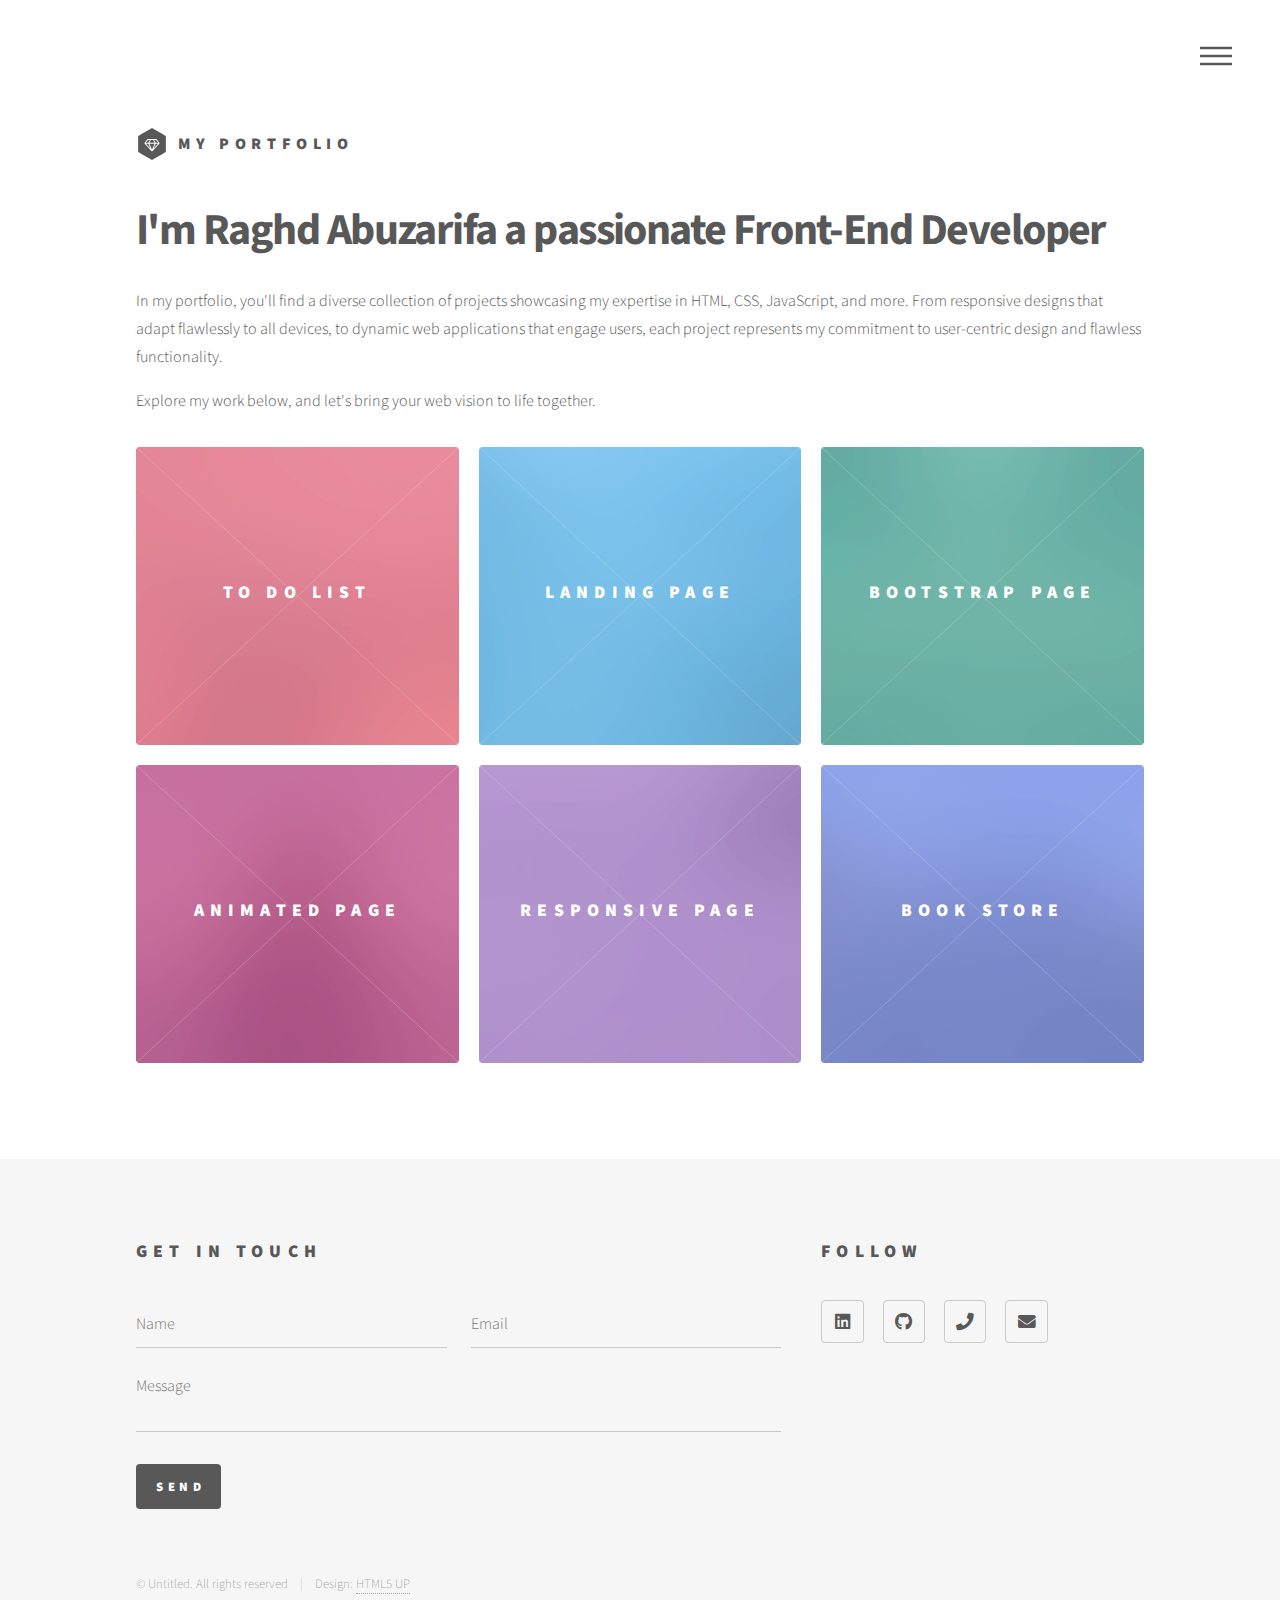
<file: index.html>
<!DOCTYPE HTML>
<html>
	<head>
		<title>My Portfolio</title>
		<meta charset="utf-8" />
		<meta name="viewport" content="width=device-width, initial-scale=1, user-scalable=no" />
		<link rel="stylesheet" href="assets/css/main.css" />
		<noscript><link rel="stylesheet" href="assets/css/noscript.css" /></noscript>
	</head>
	<body class="is-preload">
		<!-- Wrapper -->
			<div id="wrapper">

				<!-- Header -->
					<header id="header">
						<div class="inner">

							<!-- Logo -->
								<a href="index.html" class="logo">
									<span class="symbol"><img src="images/logo.svg" alt="" /></span><span class="title">My Portfolio</span>
								</a>

							<!-- Nav -->
								<nav>
									<ul>
										<li><a href="#menu">Menu</a></li>
									</ul>
								</nav>

						</div>
					</header>

				<!-- Menu -->
					<nav id="menu">
						<h2>Menu</h2>
						<ul>
							<li><a href="index.html">Home</a></li>
							<li><a href="#projects">projects</a></li>
						</ul>
					</nav>

				<!-- Main -->
					<div id="main">
						<div class="inner">
							<header>
								<h1>I'm Raghd Abuzarifa a passionate Front-End Developer<br />
								</h1>
								<p>In my portfolio, you'll find a diverse collection of projects showcasing my expertise in HTML, CSS, JavaScript, and more. From responsive designs that adapt flawlessly to all devices, to dynamic web applications that engage users, each project represents my commitment to user-centric design and flawless functionality.</p>
								<p>Explore my work below, and let's bring your web vision to life together.
								</p>
							</header>
							<section id="projects" class="tiles">
								<article class="style1">
									<span class="image">
										<img src="images/pic01.jpg" alt="" />
									</span>
									<a href="ToDoList/ToDoList.html">
										<h2>To Do List</h2>
										<div class="content">
											<p>my very First experience as front-end Developer.</p>
										</div>
									</a>
								</article>
								<article class="style2">
									<span class="image">
										<img src="images/pic02.jpg" alt="" />
									</span>
									<a href="template-1/index.html">
										<h2>Landing Page</h2>
										<div class="content">
											<p>My very first landing page site</p>
										</div>
									</a>
								</article>
								<article class="style3">
									<span class="image">
										<img src="images/pic03.jpg" alt="" />
									</span>
									<a href="bootstrap/index.html">
										<h2>Bootstrap page</h2>
										<div class="content">
											<p>a web page made of pure Bootstrap codes!</p>
										</div>
									</a>
								</article>
								<article class="style4">
									<span class="image">
										<img src="images/pic04.jpg" alt="" />
									</span>
									<a href="template-3/index.html">
										<h2>animated page</h2>
										<div class="content">
											<p>The amount of css animations I used here is unimaginable, this page was a real challenged for me</p>
										</div>
									</a>
								</article>
								<article class="style5">
									<span class="image">
										<img src="images/pic05.jpg" alt="" />
									</span>
									<a href="template-2/index.html">
										<h2>Responsive Page</h2>
										<div class="content">
											<p>Another Landing page, however this one challenged my css knowledge </p>
										</div>
									</a>
								</article>
								<article class="style6">
									<span class="image">
										<img src="images/pic06.jpg" alt="" />
									</span>
									<a href="WebProject/">
										<h2>Book store</h2>
										<div class="content">
											<p>This here was a fully functional webpage i made both it's front and back on my own!</p>
										</div>
									</a>
								</article>

								<!-- FOR FUTURE WORKS!

									<article class="style2">
									<span class="image">
										<img src="images/pic07.jpg" alt="" />
									</span>
									<a href="generic.html">
										<h2>Ipsum</h2>
										<div class="content">
											<p>Sed nisl arcu euismod sit amet nisi lorem etiam dolor veroeros et feugiat.</p>
										</div>
									</a>
								</article>
								<article class="style3">
									<span class="image">
										<img src="images/pic08.jpg" alt="" />
									</span>
									<a href="generic.html">
										<h2>Dolor</h2>
										<div class="content">
											<p>Sed nisl arcu euismod sit amet nisi lorem etiam dolor veroeros et feugiat.</p>
										</div>
									</a>
								</article>
								<article class="style1">
									<span class="image">
										<img src="images/pic09.jpg" alt="" />
									</span>
									<a href="generic.html">
										<h2>Nullam</h2>
										<div class="content">
											<p>Sed nisl arcu euismod sit amet nisi lorem etiam dolor veroeros et feugiat.</p>
										</div>
									</a>
								</article>
								<article class="style5">
									<span class="image">
										<img src="images/pic10.jpg" alt="" />
									</span>
									<a href="generic.html">
										<h2>Ultricies</h2>
										<div class="content">
											<p>Sed nisl arcu euismod sit amet nisi lorem etiam dolor veroeros et feugiat.</p>
										</div>
									</a>
								</article>
								<article class="style6">
									<span class="image">
										<img src="images/pic11.jpg" alt="" />
									</span>
									<a href="generic.html">
										<h2>Dictum</h2>
										<div class="content">
											<p>Sed nisl arcu euismod sit amet nisi lorem etiam dolor veroeros et feugiat.</p>
										</div>
									</a>
								</article>
								<article class="style4">
									<span class="image">
										<img src="images/pic12.jpg" alt="" />
									</span>
									<a href="generic.html">
										<h2>Pretium</h2>
										<div class="content">
											<p>Sed nisl arcu euismod sit amet nisi lorem etiam dolor veroeros et feugiat.</p>
										</div>
									</a>
								</article> -->
							</section>
						</div>
					</div>

				<!-- Footer -->
					<footer id="footer">
						<div class="inner">
							<section>
								<h2>Get in touch</h2>
								<form method="post" action="#">
									<div class="fields">
										<div class="field half">
											<input type="text" name="name" id="name" placeholder="Name" />
										</div>
										<div class="field half">
											<input type="email" name="email" id="email" placeholder="Email" />
										</div>
										<div class="field">
											<textarea name="message" id="message" placeholder="Message"></textarea>
										</div>
									</div>
									<ul class="actions">
										<li><input type="submit" value="Send" class="primary" /></li>
									</ul>
								</form>
							</section>
							<section>
								<h2>Follow</h2>
								<ul class="icons">
									<li><a href="#" class="icon brands style2 fa-linkedin"><span class="label">Twitter</span></a></li>

									<!-- <li><a href="#" class="icon brands style2 fa-facebook-f"><span class="label">Facebook</span></a></li> -->

									<!-- <li><a href="#" class="icon brands style2 fa-instagram"><span class="label">Instagram</span></a></li> -->

									<!-- <li><a href="#" class="icon brands style2 fa-dribbble"><span class="label">Dribbble</span></a></li> -->
									
									<li><a href="#" class="icon brands style2 fa-github"><span class="label">GitHub</span></a></li>

									<!-- <li><a href="#" class="icon brands style2 fa-500px"><span class="label">500px</span></a></li> -->
									
									<li><a href="#" class="icon solid style2 fa-phone"><span class="label">Phone</span></a></li>
									<li><a href="#" class="icon solid style2 fa-envelope"><span class="label">Email</span></a></li>
								</ul>
							</section>
							<ul class="copyright">
								<li>&copy; Untitled. All rights reserved</li><li>Design: <a href="http://html5up.net">HTML5 UP</a></li>
							</ul>
						</div>
					</footer>

			</div>

		<!-- Scripts -->
			<script src="assets/js/jquery.min.js"></script>
			<script src="assets/js/browser.min.js"></script>
			<script src="assets/js/breakpoints.min.js"></script>
			<script src="assets/js/util.js"></script>
			<script src="assets/js/main.js"></script>

	</body>
</html>
</file>
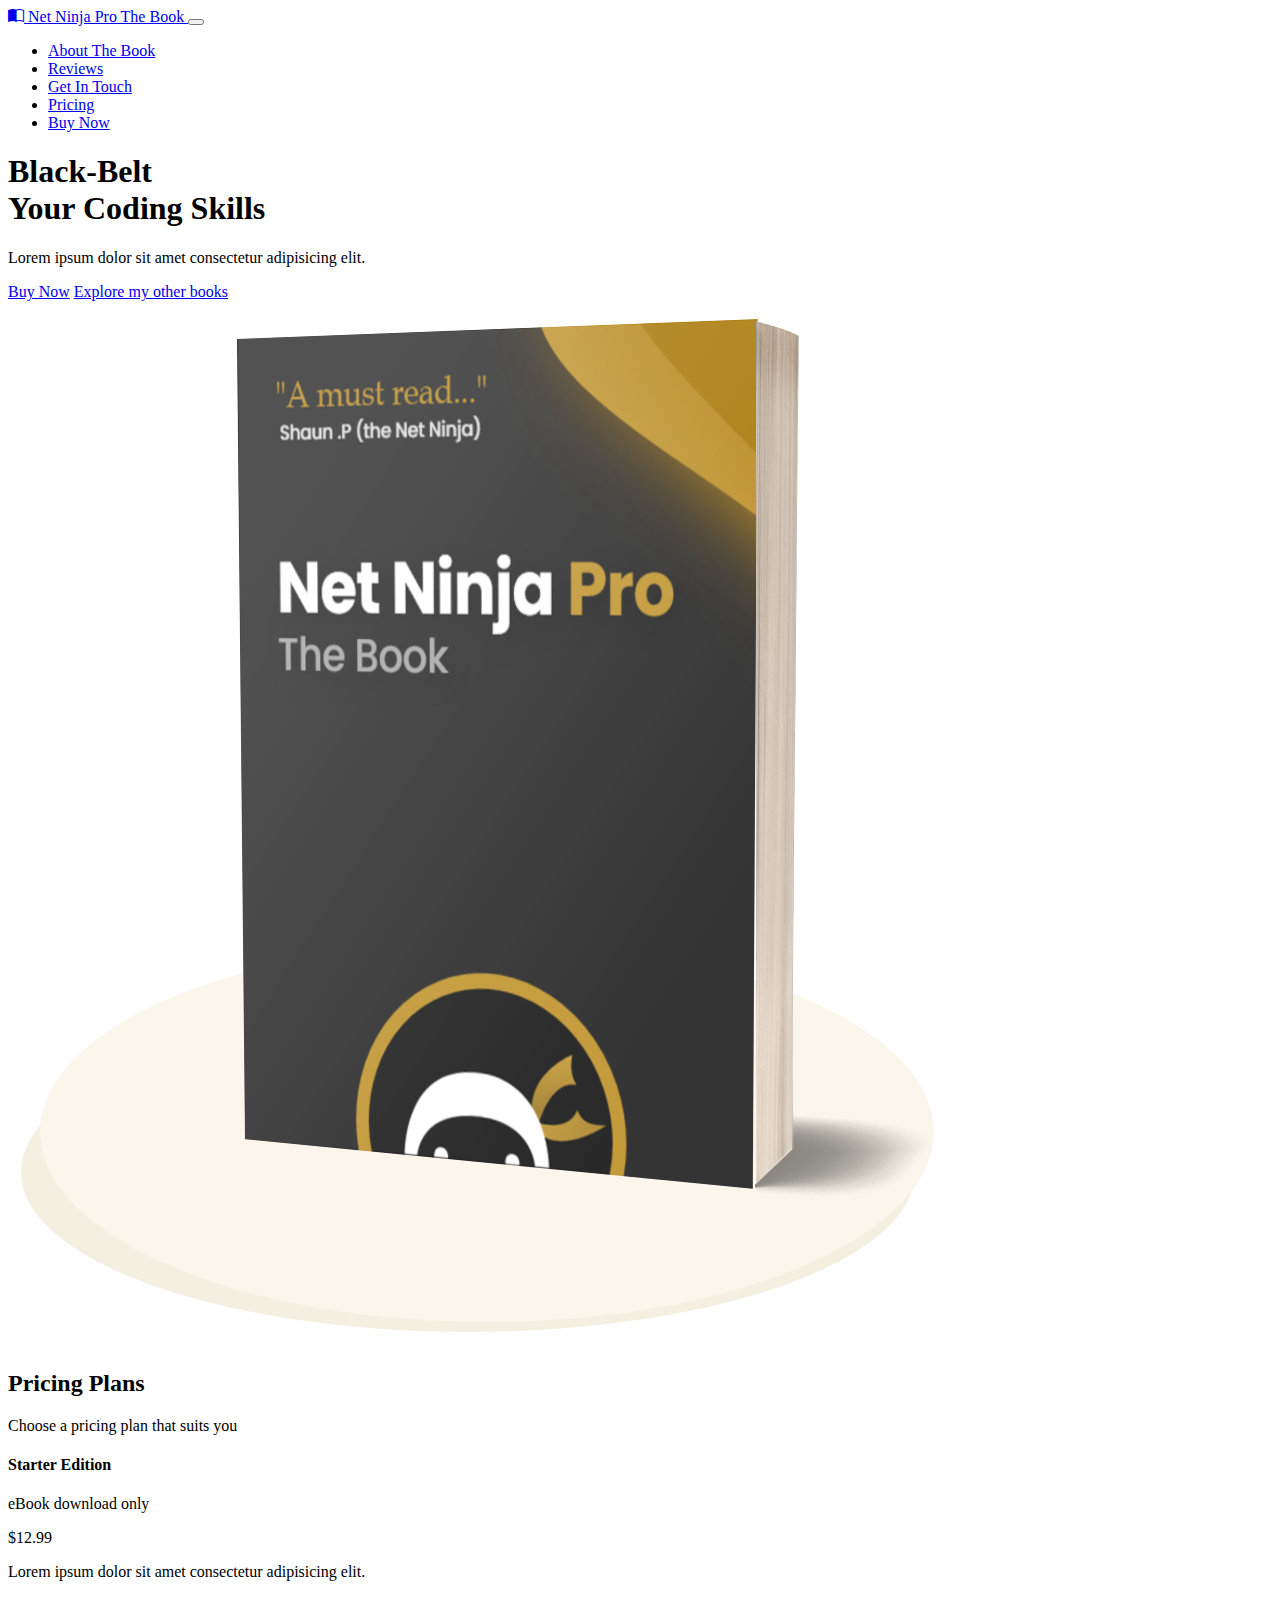
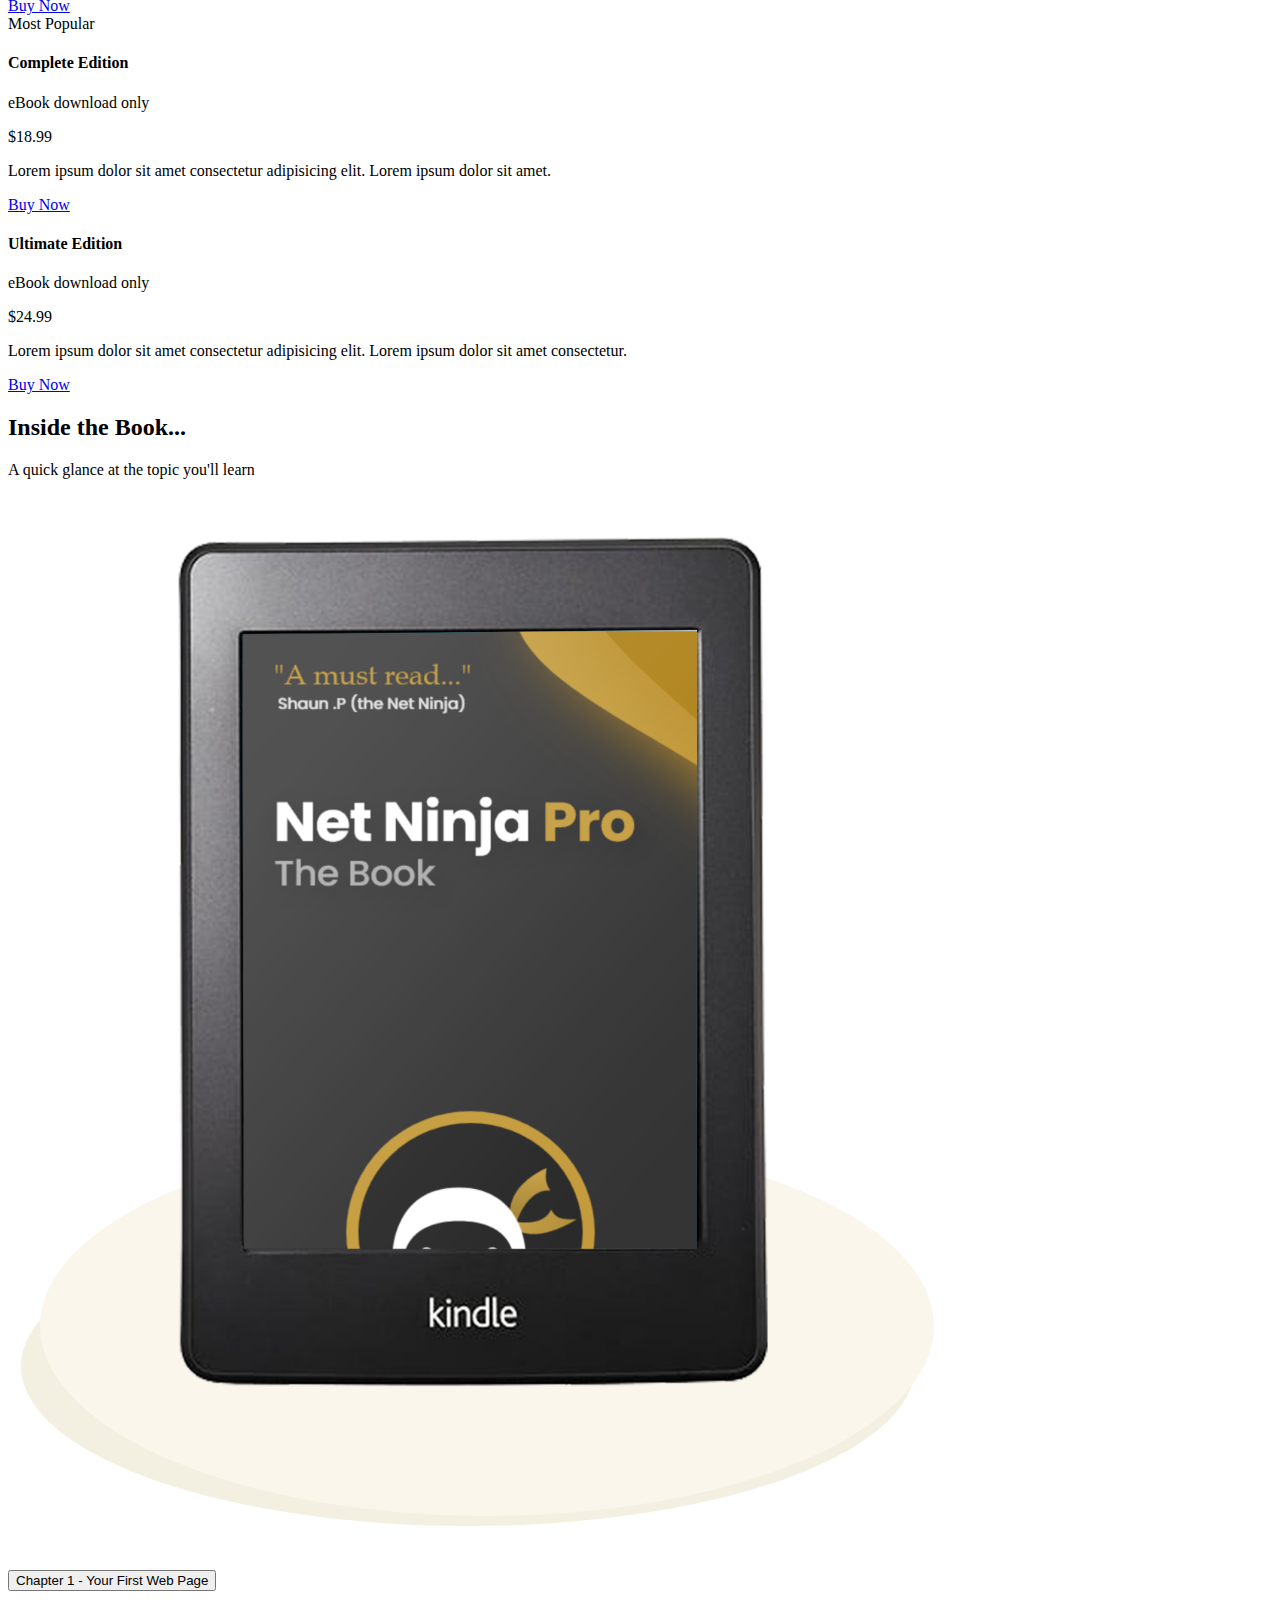
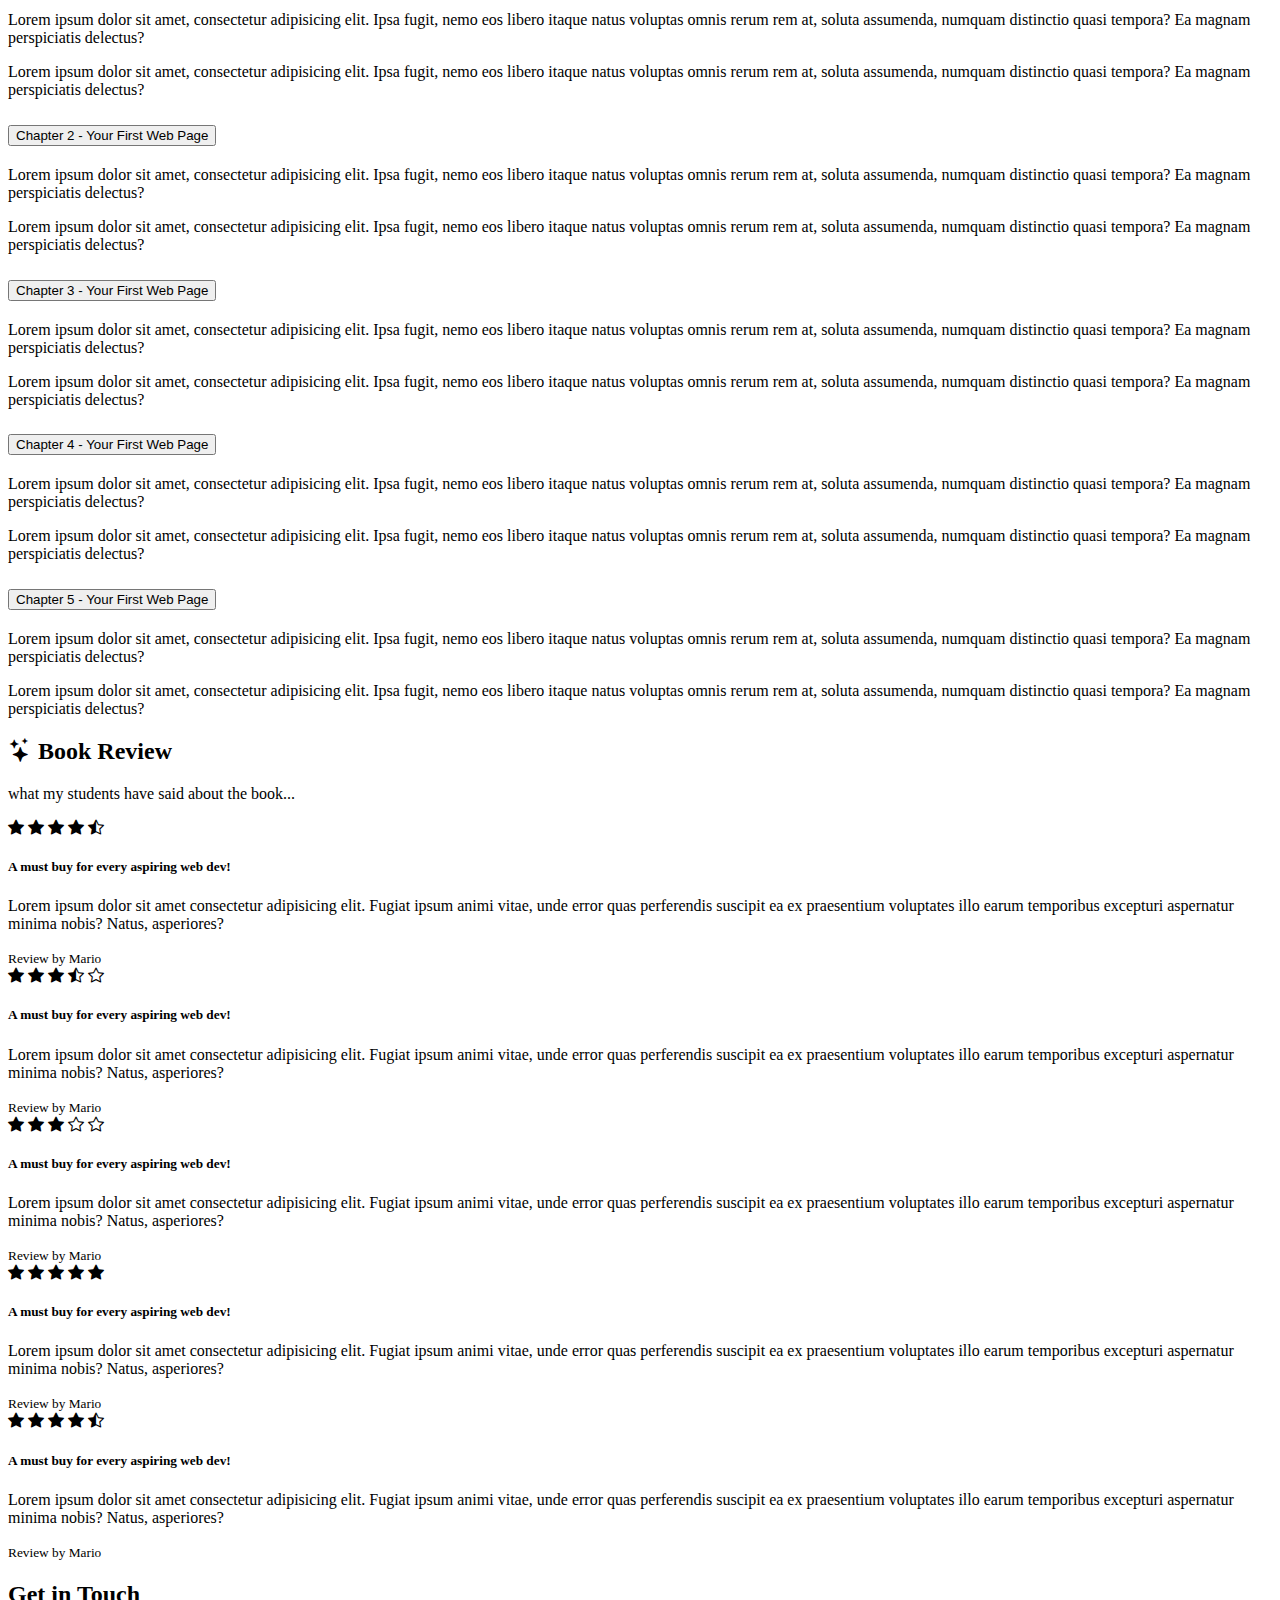
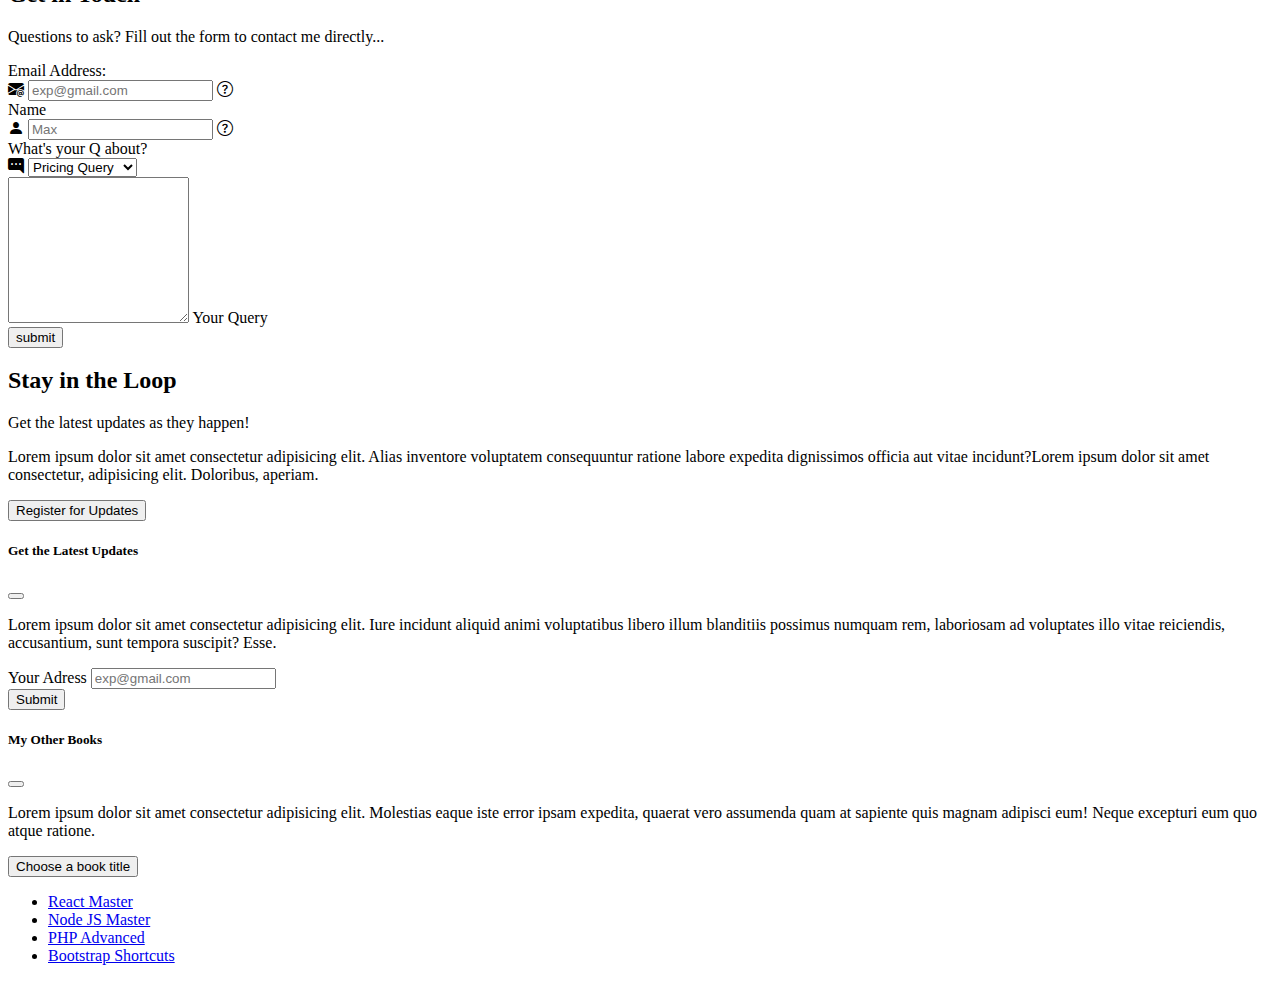
<file: bootstrap/index.html>
<!DOCTYPE html>
 <html lang="en">
 <head>
    <meta charset="UTF-8">
    <meta name="viewport" content="width=device-width, initial-scale=1.0">
    <link href="https://cdn.jsdelivr.net/npm/bootstrap@5.0.2/dist/css/bootstrap.min.css" rel="stylesheet" integrity="sha384-EVSTQN3/azprG1Anm3QDgpJLIm9Nao0Yz1ztcQTwFspd3yD65VohhpuuCOmLASjC" crossorigin="anonymous">
    <link rel="stylesheet" href="https://cdn.jsdelivr.net/npm/bootstrap-icons@1.10.5/font/bootstrap-icons.css">

    <title>Net Ninja Pro</title>
 </head>
 <body>

    <!-- nav bar -->
    <nav class="navbar navbar-expand-md navbar-light fixed-top bg-light">
        <div class="container-xxl">
            <a href="#intro" class="navbar-brand">
                <span class="fw-bold text-secondary">
                    <i class="bi bi-book-half pe-2"></i>
                    Net Ninja Pro The Book
                </span>
            </a>
            <!-- toggle btn for phone -->

            <button class="navbar-toggler" type="button" data-bs-toggle="collapse" data-bs-target="#main-nav" aria-controls="main-nav" aria-expanded="false" aria-label="Toggle navigation">
                <span class="navbar-toggler-icon"></span>
            </button>

            <!-- navbar links -->
            <div class="collapse navbar-collapse justify-content-end align-center" id="main-nav">
                <ul class="navbar-nav">
                    <li class="nav-item">
                        <a href="#topics" class="nav-link">About The Book</a>
                    </li>
                    <li class="nav-item">
                        <a href="#reviews" class="nav-link">Reviews</a>
                    </li>
                    <li class="nav-item">
                        <a href="#contact" class="nav-link">Get In Touch</a>
                    </li>
                    <li class="nav-item d-md-none">
                        <a href="#pricing" class="nav-link">Pricing</a>
                    </li>
                    <li class="nav-item ms-2 d-none d-md-inline">
                        <a href="#pricing" class="btn btn-secondary">Buy Now</a>
                    </li>
                </ul>
            </div>
        </div>
    </nav>

    <!-- main img and intro text -->
    <section id="intro"class="p-3">
        <div class="container-lg mt-5">
            <div class="row justify-content-center align-items-center"> 
                <div class="col-md-5 text-center text-md-start">
                    <h1>
                        <div class="display-2">Black-Belt</div>
                        <div class="display-5 text-muted">Your Coding Skills</div>
                    </h1>
                    <p class="lead my-4 text-muted">Lorem ipsum dolor sit amet consectetur adipisicing elit.</p>
                    <a href="#pricing" class="btn btn-secondary btn-lg">Buy Now</a>

                    <!-- offCanvas!!! -->
                    <a href="#sidebar" class="d-block mt-3" data-bs-toggle="offcanvas" role="button" aria-controls="sidebar">
                        Explore my other books
                    </a>

                </div>
                <div class="col-md-5 text-center d-none d-md-block">
                    <!-- tooltip -->
                    <span class="tt"     data-bs-placement="bottom" title="Net Ninja Pro book cover">
                        <img class="img-fluid" src="assets/img/ebook-cover.png" alt="ebook-cover">
                    </span>
                    
                </div>
            </div>
        </div>
    </section>

    <!-- Pricing plan -->
    <section class="bg-light mt-5 px-2" id="pricing">
        <div class="container-lg py-5">
            <div class="text-center">
                <h2>Pricing Plans</h2>
                <p class="lead text-muted">Choose a pricing plan that suits you</p>
            </div>
            <div class="row my-5 align-items-center justify-content-center g-0">
                <div class="col-8 col-lg-4 col-xl-3">
                    <div class="card border-0">
                        <div class="card-body text-center py-4">
                            <h4 class="card-title">Starter Edition</h4>
                            <p class="lead card-subtitle">eBook download only</p>
                            <p class="display-5 my-4 text-prymary fw-bold">$12.99</p>
                            <p class="card-text mx5 text-muted d-none d-lg-block">Lorem ipsum dolor sit amet consectetur adipisicing elit.</p>
                            <a href="#" class="btn btn-outline-primary btn-lg mt3">Buy Now</a>
                        </div>
                    </div>
                </div>
                <div class="col-9 col-lg-4">
                    <div class="card border-primary border-2">
                        <div class="card-header text-center text-primary">Most Popular</div>
                        <div class="card-body text-center py-5">
                            <h4 class="card-title">Complete Edition</h4>
                            <p class="lead card-subtitle">eBook download only</p>
                            <p class="display-5 my-4 text-prymary fw-bold">$18.99</p>
                            <p class="card-text mx5 text-muted d-none d-lg-block">Lorem ipsum dolor sit amet consectetur adipisicing elit. Lorem ipsum dolor sit amet.</p>
                            <a href="#" class="btn btn-outline-primary btn-lg mt3">Buy Now</a>
                        </div>
                    </div>
                </div>
                <div class="col-8 col-lg-4 col-xl-3">
                    <div class="card border-0">
                        <div class="card-body text-center py-4">
                            <h4 class="card-title">Ultimate Edition</h4>
                            <p class="lead card-subtitle">eBook download only</p>
                            <p class="display-5 my-4 text-prymary fw-bold">$24.99</p>
                            <p class="card-text mx5 text-muted d-none d-lg-block">Lorem ipsum dolor sit amet consectetur adipisicing elit. Lorem ipsum dolor sit amet consectetur.</p>
                            <a href="#" class="btn btn-outline-primary btn-lg mt3">Buy Now</a>
                        </div>
                    </div>
                </div>
            </div>
        </div>
    </section>

    <!-- Topics @ Glance -->
    <section id="topics" class="px-2">
        <div class="container-md py-5">
            <h2>Inside the Book...</h2>
            <p class="lead text-muted">A quick glance at the topic you'll learn</p>
        </div>

        <div class="row my-5 g-5 justify-content-around align-items-center">
            <div class="col-6 col-lg-4">
                <img src="assets/img/kindle.png" alt="ebook" class="img-fluid">
            </div>

            <div class="col-lg-6">
                <!-- accordion -->
                <div class="accordian" id="chapters">
                    <div class="accordion-item">
                    <h2 class="accordion-header" id="heading-1">
                        <!-- data-bs-toggle="collapse" describe the action -->
                        <button class="accordion-button" type="button" data-bs-toggle="collapse" data-bs-target="#chapter-1" aria-expanded="true" aria-controls="chapter-1">Chapter 1 - Your First Web Page</button>
                    </h2>
                    <!-- show is what allows it to appear automatically, without u'll have to click the arrow then it'll appear -->
                    <div class="accordion-collapse collapse show" id="chapter-1" aria-labelledby="heading-1" data-bs-parent="#chapters">
                        <div class="accordion-body">
                           <p>Lorem ipsum dolor sit amet, consectetur adipisicing elit. Ipsa fugit, nemo eos libero itaque natus voluptas omnis rerum rem at, soluta assumenda, numquam distinctio quasi tempora? Ea magnam perspiciatis delectus?</p> 
                           <p>Lorem ipsum dolor sit amet, consectetur adipisicing elit. Ipsa fugit, nemo eos libero itaque natus voluptas omnis rerum rem at, soluta assumenda, numquam distinctio quasi tempora? Ea magnam perspiciatis delectus?</p> 
                        </div>
                    </div>
                    </div>
                    <div class="accordion-item">
                    <h2 class="accordion-header" id="heading-2">
                        <!-- data-bs-toggle="collapse" describe the action -->
                        <button class="accordion-button" type="button" data-bs-toggle="collapse" data-bs-target="#chapter-2" aria-expanded="true" aria-controls="chapter-2">Chapter 2 - Your First Web Page</button>
                    </h2>
                    <!-- show is what allows it to appear automatically, without u'll have to click the arrow then it'll appear -->
                    <div class="accordion-collapse collapse" id="chapter-2" aria-labelledby="heading-2" data-bs-parent="#chapters">
                        <div class="accordion-body">
                           <p>Lorem ipsum dolor sit amet, consectetur adipisicing elit. Ipsa fugit, nemo eos libero itaque natus voluptas omnis rerum rem at, soluta assumenda, numquam distinctio quasi tempora? Ea magnam perspiciatis delectus?</p> 
                           <p>Lorem ipsum dolor sit amet, consectetur adipisicing elit. Ipsa fugit, nemo eos libero itaque natus voluptas omnis rerum rem at, soluta assumenda, numquam distinctio quasi tempora? Ea magnam perspiciatis delectus?</p> 
                        </div>
                    </div>
                    </div>
                    <div class="accordion-item">
                    <h2 class="accordion-header" id="heading-3">
                        <!-- data-bs-toggle="collapse" describe the action -->
                        <button class="accordion-button" type="button" data-bs-toggle="collapse" data-bs-target="#chapter-3" aria-expanded="true" aria-controls="chapter-3">Chapter 3 - Your First Web Page</button>
                    </h2>
                    <!-- show is what allows it to appear automatically, without u'll have to click the arrow then it'll appear -->
                    <div class="accordion-collapse collapse" id="chapter-3" aria-labelledby="heading-3" data-bs-parent="#chapters">
                        <div class="accordion-body">
                           <p>Lorem ipsum dolor sit amet, consectetur adipisicing elit. Ipsa fugit, nemo eos libero itaque natus voluptas omnis rerum rem at, soluta assumenda, numquam distinctio quasi tempora? Ea magnam perspiciatis delectus?</p> 
                           <p>Lorem ipsum dolor sit amet, consectetur adipisicing elit. Ipsa fugit, nemo eos libero itaque natus voluptas omnis rerum rem at, soluta assumenda, numquam distinctio quasi tempora? Ea magnam perspiciatis delectus?</p> 
                        </div>
                    </div>
                    </div>
                    <div class="accordion-item">
                    <h2 class="accordion-header" id="heading-4">
                        <!-- data-bs-toggle="collapse" describe the action -->
                        <button class="accordion-button" type="button" data-bs-toggle="collapse" data-bs-target="#chapter-4" aria-expanded="true" aria-controls="chapter-4">Chapter 4 - Your First Web Page</button>
                    </h2>
                    <!-- show is what allows it to appear automatically, without u'll have to click the arrow then it'll appear -->
                    <div class="accordion-collapse collapse" id="chapter-4" aria-labelledby="heading-4" data-bs-parent="#chapters">
                        <div class="accordion-body">
                           <p>Lorem ipsum dolor sit amet, consectetur adipisicing elit. Ipsa fugit, nemo eos libero itaque natus voluptas omnis rerum rem at, soluta assumenda, numquam distinctio quasi tempora? Ea magnam perspiciatis delectus?</p> 
                           <p>Lorem ipsum dolor sit amet, consectetur adipisicing elit. Ipsa fugit, nemo eos libero itaque natus voluptas omnis rerum rem at, soluta assumenda, numquam distinctio quasi tempora? Ea magnam perspiciatis delectus?</p> 
                        </div>
                    </div>
                    </div>
                    <div class="accordion-item">
                    <h2 class="accordion-header" id="heading-5">
                        <!-- data-bs-toggle="collapse" describe the action -->
                        <button class="accordion-button" type="button" data-bs-toggle="collapse" data-bs-target="#chapter-5" aria-expanded="true" aria-controls="chapter-5">Chapter 5 - Your First Web Page</button>
                    </h2>
                    <!-- show is what allows it to appear automatically, without u'll have to click the arrow then it'll appear -->
                    <div class="accordion-collapse collapse" id="chapter-5" aria-labelledby="heading-5" data-bs-parent="#chapters">
                        <div class="accordion-body">
                           <p>Lorem ipsum dolor sit amet, consectetur adipisicing elit. Ipsa fugit, nemo eos libero itaque natus voluptas omnis rerum rem at, soluta assumenda, numquam distinctio quasi tempora? Ea magnam perspiciatis delectus?</p> 
                           <p>Lorem ipsum dolor sit amet, consectetur adipisicing elit. Ipsa fugit, nemo eos libero itaque natus voluptas omnis rerum rem at, soluta assumenda, numquam distinctio quasi tempora? Ea magnam perspiciatis delectus?</p> 
                        </div>
                    </div>
                    </div>
                </div>
            </div>
        </div>
    </section>

    <!-- Review List -->
    <section id="reviews" class="bg-light px-2">
        <div class="container-lg py-5">
            <div class="text-center">
                <h2>
                    <i class="bi bi-stars pe-2"></i>
                    Book Review</h2>
                <p class="lead">what my students have said about the book...</p>
            </div>

            <div class="row justify-content-center my-5">
                <div class="col-lg-8">
                    <div class="list-group-item py-3">
                        <div class="pb-2">
                            <i class="bi bi-star-fill"></i>
                            <i class="bi bi-star-fill"></i>
                            <i class="bi bi-star-fill"></i>
                            <i class="bi bi-star-fill"></i>
                            <i class="bi bi-star-half"></i>
                        </div>
                        <h5 class="mb1">
                            A must buy for every aspiring web dev!
                        </h5>
                        <p class="mb-1">Lorem ipsum dolor sit amet consectetur adipisicing elit. Fugiat ipsum animi vitae, unde error quas perferendis suscipit ea ex praesentium voluptates illo earum temporibus excepturi aspernatur minima nobis? Natus, asperiores?</p>
                        <small>Review by Mario</small>
                    </div>
                    <div class="list-group-item py-3">
                        <div class="pb-2">
                            <i class="bi bi-star-fill"></i>
                            <i class="bi bi-star-fill"></i>
                            <i class="bi bi-star-fill"></i>
                            <i class="bi bi-star-half"></i>
                            <i class="bi bi-star"></i>
                        </div>
                        <h5 class="mb1">
                            A must buy for every aspiring web dev!
                        </h5>
                        <p class="mb-1">Lorem ipsum dolor sit amet consectetur adipisicing elit. Fugiat ipsum animi vitae, unde error quas perferendis suscipit ea ex praesentium voluptates illo earum temporibus excepturi aspernatur minima nobis? Natus, asperiores?</p>
                        <small>Review by Mario</small>
                    </div>
                    <div class="list-group-item py-3">
                        <div class="pb-2">
                            <i class="bi bi-star-fill"></i>
                            <i class="bi bi-star-fill"></i>
                            <i class="bi bi-star-fill"></i>
                            <i class="bi bi-star"></i>
                            <i class="bi bi-star"></i>
                        </div>
                        <h5 class="mb1">
                            A must buy for every aspiring web dev!
                        </h5>
                        <p class="mb-1">Lorem ipsum dolor sit amet consectetur adipisicing elit. Fugiat ipsum animi vitae, unde error quas perferendis suscipit ea ex praesentium voluptates illo earum temporibus excepturi aspernatur minima nobis? Natus, asperiores?</p>
                        <small>Review by Mario</small>
                    </div>
                    <div class="list-group-item py-3">
                        <div class="pb-2">
                            <i class="bi bi-star-fill"></i>
                            <i class="bi bi-star-fill"></i>
                            <i class="bi bi-star-fill"></i>
                            <i class="bi bi-star-fill"></i>
                            <i class="bi bi-star-fill"></i>
                        </div>
                        <h5 class="mb1">
                            A must buy for every aspiring web dev!
                        </h5>
                        <p class="mb-1">Lorem ipsum dolor sit amet consectetur adipisicing elit. Fugiat ipsum animi vitae, unde error quas perferendis suscipit ea ex praesentium voluptates illo earum temporibus excepturi aspernatur minima nobis? Natus, asperiores?</p>
                        <small>Review by Mario</small>
                    </div>
                    <div class="list-group-item py-3">
                        <div class="pb-2">
                            <i class="bi bi-star-fill"></i>
                            <i class="bi bi-star-fill"></i>
                            <i class="bi bi-star-fill"></i>
                            <i class="bi bi-star-fill"></i>
                            <i class="bi bi-star-half"></i>
                        </div>
                        <h5 class="mb1">
                            A must buy for every aspiring web dev!
                        </h5>
                        <p class="mb-1">Lorem ipsum dolor sit amet consectetur adipisicing elit. Fugiat ipsum animi vitae, unde error quas perferendis suscipit ea ex praesentium voluptates illo earum temporibus excepturi aspernatur minima nobis? Natus, asperiores?</p>
                        <small>Review by Mario</small>
                    </div>
                </div>
            </div>
        </div>
    </section>

    <!-- Contact Form -->
    <section id="contact" class="px-2">
        <div class="container-ig mt-5">
            <div class="text-center">
                <h2>Get in Touch</h2>
                <p class="lead">Questions to ask? Fill out the form to contact me directly...</p>
            </div>

            <div class="row justify-content-center my-5">
                <!-- in large screens each element will take 6 colmuns -->
                <div class="col-lg-6">
                    <form>
                        <label for="email" class="form-label">Email Address:</label>
                        <div class="mb-4 input-group">
                            <span class="input-group-text">
                                <i class="bi bi-envelope-at-fill"></i>
                            </span>
                            <input type="email" class="form-control" id="email" placeholder="exp@gmail.com">
                            <!-- tootip -->
                            <span class="input-group-text">
                                <span class="tt" data-bs-placement="bottom" title="Enter an email address we can reply to.">
                                  <i class="bi bi-question-circle text-muted"></i>
                                </span>
                              </span>
                        </div>

                        <label for="name" class="form-label">Name</label>
                        <div class="input-group mb-4">
                            <span class="input-group-text">
                                <i class="bi bi-person-fill"></i>
                            </span>
                            <input type="text" class="form-control" id="name" placeholder="Max">

                            <!-- tooltip -->
                            <span class="input-group-text">
                                <span class="tt" data-bs-placement="bottom" title="Pretty self explanatory really...">
                                <i class="bi bi-question-circle text-muted"></i>
                                </span>
                            </span>
                           
                        </div>

                        <label for="subject" class="form-label">What's your Q about?</label>
                        <div class="input-group mb-4">
                            <span class="input-group-text">
                                <i class="bi bi-chat-right-dots-fill"></i>
                            </span>
                            <select id="subject" class="form-select">
                                <option value="pricing" selected>Pricing Query</option>
                                <option value="content">Content Query</option>
                                <option value="other">Other Query</option>
                            </select> 
                        </div>
                        

                        <!-- form-floating is used to make the label apeare inside the textarea and it stayss there unlike placeholder! -->
                        <div class="form-floating" mb-4 mt-5>
                            <textarea  id="query" style="height: 140px;" class="form-control"></textarea>
                            
                            <label for="query"> Your Query</label>
                        </div>

                        <div class="my-4 text-center">
                            <button type="submit" class="btn btn-secondary">submit</button>
                        </div>

                         
                    </form>
                </div>
            </div>
        </div>
    </section>

    <!-- modal trigger-->
    <section class="bg-light py-5">
        <div class="container">
            <div class="text-center">
                <h2>Stay in the Loop</h2>
                <p class="lead">Get the latest updates as they happen!</p>
            </div>
            <div class="row justify-content-center">
                <div class="col-md-8 text-center">
                    <p class="text-muted">
                        Lorem ipsum dolor sit amet consectetur adipisicing elit. Alias inventore voluptatem consequuntur ratione labore expedita dignissimos officia aut vitae incidunt?Lorem ipsum dolor sit amet consectetur, adipisicing elit. Doloribus, aperiam.
                    </p>
                    <button class="btn btn-primary" data-bs-toggle="modal" data-bs-target="
                    #reg-modal">Register for Updates</button>
                </div>
            </div>
        </div>
    </section>

    <!-- The modal itself -->
    <div class="modal fade" id="reg-modal" tabindex="-1" aria-labelledby="modal-title" aria-hidden="true">
        <div class="modal-dialog">
            <div class="modal-content p-3">
                <div class="modal-header">
                    <h5 class="modal-title" id="modal-title">Get the Latest Updates</h5>
                    <button type="button" class="btn-close" data-bs-dismiss="modal" aria-label="Close"></button>
                    </div>
                <div class="model-body">
                    <p>Lorem ipsum dolor sit amet consectetur adipisicing elit. Iure incidunt aliquid animi voluptatibus libero illum blanditiis possimus numquam rem, laboriosam ad voluptates illo vitae reiciendis, accusantium, sunt tempora suscipit? Esse.
                    </p>
                    <label for="model-email" class="form-label">Your Adress</label>
                    <input type="email" class="form-control" id="email" placeholder="exp@gmail.com">
                </div>
                <div class="modal-footer">
                    <button class="btn btn-primary">Submit</button>
                </div>
            </div>
        </div>
    </div>

    <!-- offCanvas!!! -->
    <div class="offcanvas offcanvas-start" tabindex="-1" id="sidebar" aria-labelledby="sidebar-label">
        <div class="offcanvas-header">
            <h5 class="offcanvas-title" id="sidebar-label">My Other Books</h5>
            <button type="button" class="btn-close" data-bs-dismiss="offcanvas" aria-label="Close"></button>
        </div>
        <div class="offcanvas-body">
            <p>Lorem ipsum dolor sit amet consectetur adipisicing elit. Molestias eaque iste error ipsam expedita, quaerat vero assumenda quam at sapiente quis magnam adipisci eum! Neque excepturi eum quo atque ratione.</p>

            <!-- dropdown! -->
            <div class="dropdown mt-3">
                <button class="btn btn-secondary dropdown-toggle" type="button" data-bs-toggle="dropdown" id="book-dropdown">
                    Choose a book title
                </button>
                <ul class="dropdown-menu" aria-labelledby="book-dropdown">
                    <li><a href="#" class="dropdown-item">React Master</a></li>
                    <li><a href="#" class="dropdown-item">Node JS Master</a></li>
                    <li><a href="#" class="dropdown-item">PHP Advanced</a></li>
                    <li><a href="#" class="dropdown-item">Bootstrap 
                        Shortcuts
                    </a></li>
                </ul>
            </div>
        </div>
    </div>

    <script src="https://cdn.jsdelivr.net/npm/bootstrap@5.0.1/dist/js/bootstrap.bundle.min.js" integrity="sha384-gtEjrD/SeCtmISkJkNUaaKMoLD0//ElJ19smozuHV6z3Iehds+3Ulb9Bn9Plx0x4" crossorigin="anonymous">
        // 
    </script>

    <script>
    const tooltips = document.querySelectorAll('.tt')
    tooltips.forEach(t => {
      new bootstrap.Tooltip(t)
    })
    </script>

 </body>
 </html>
</file>
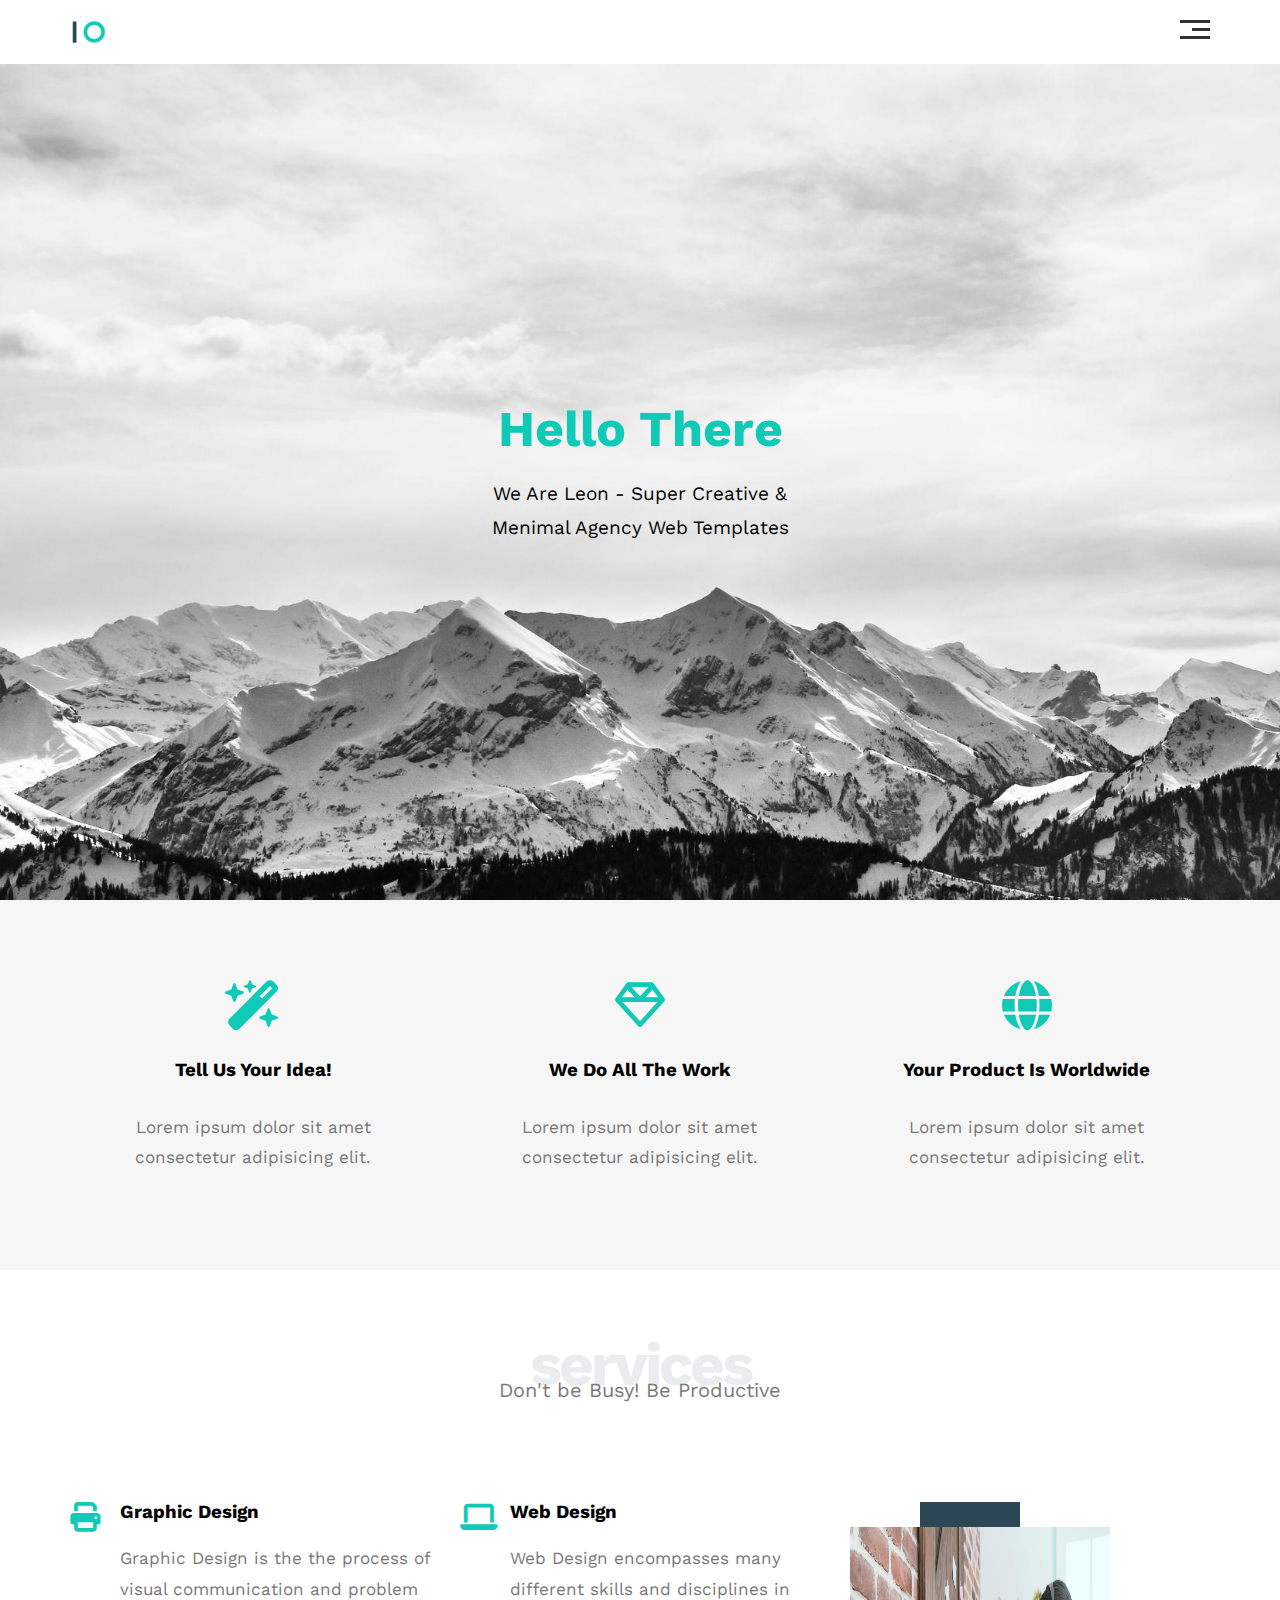
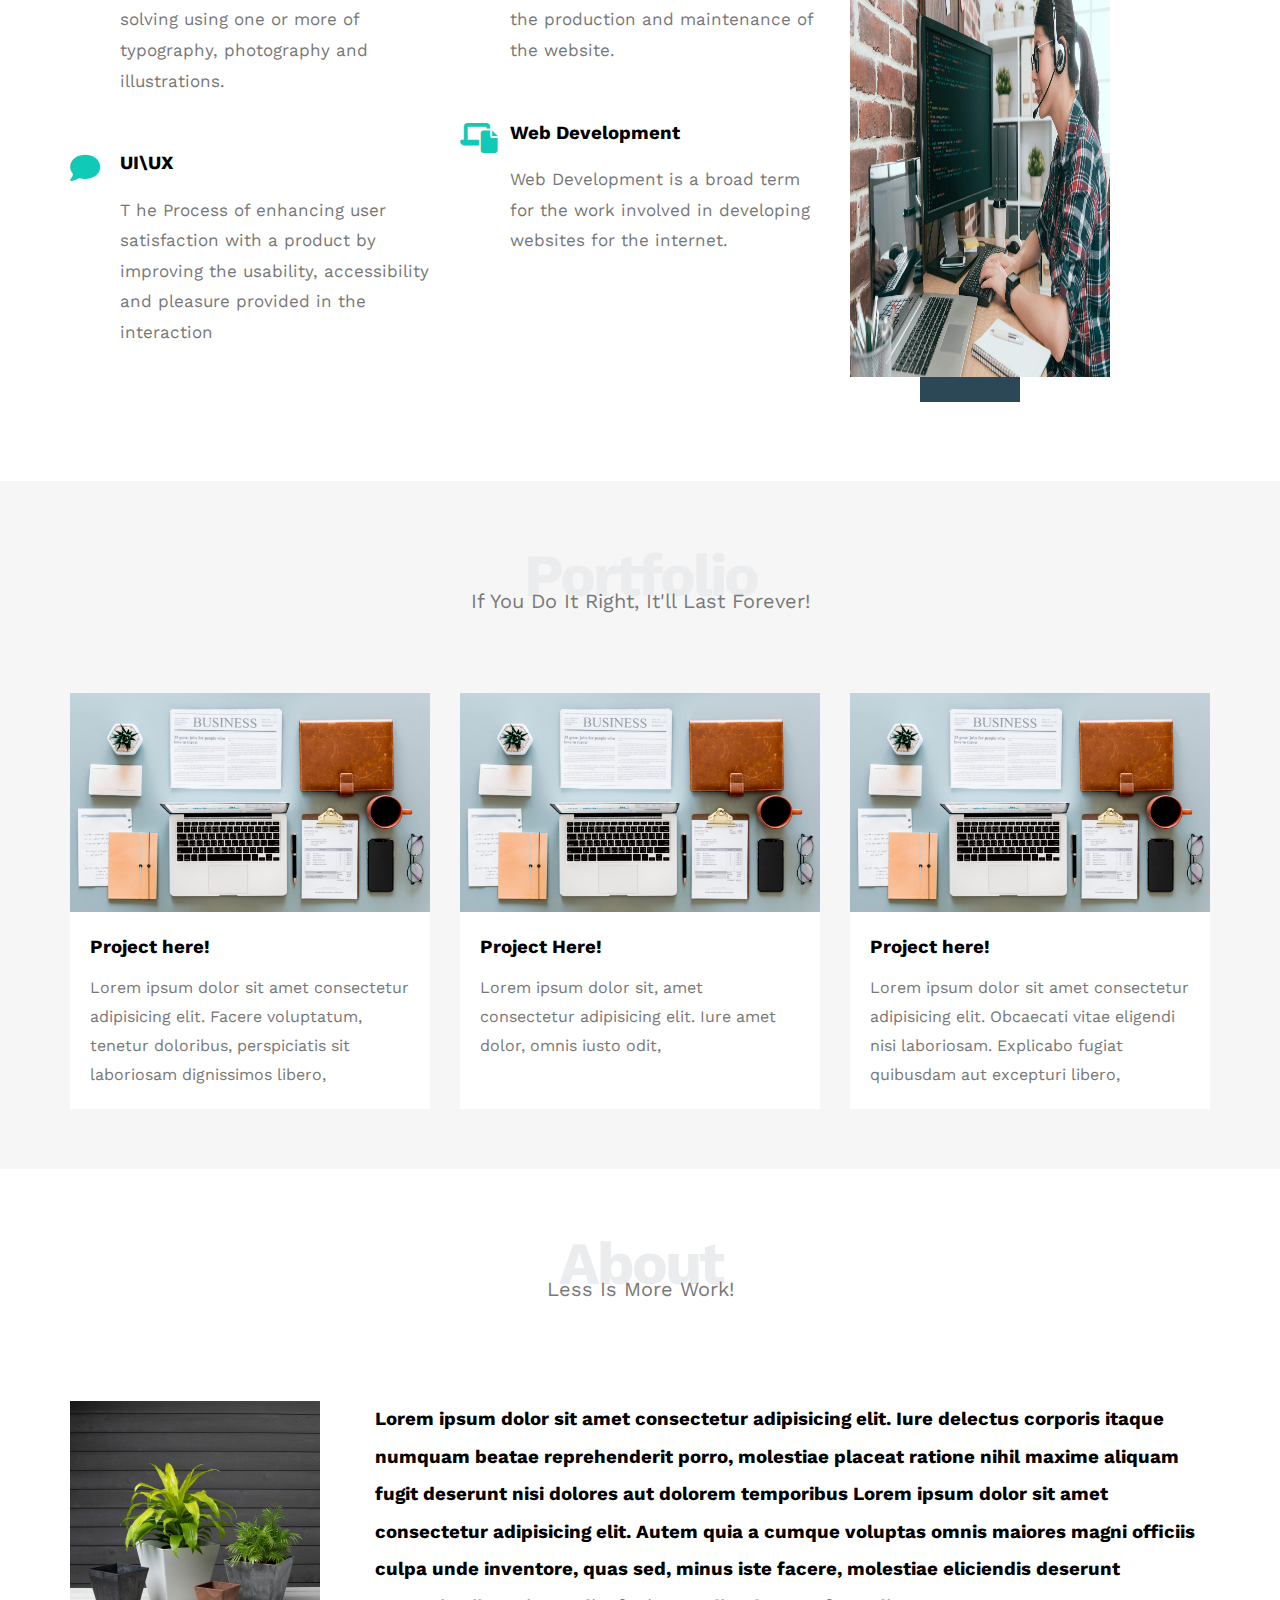
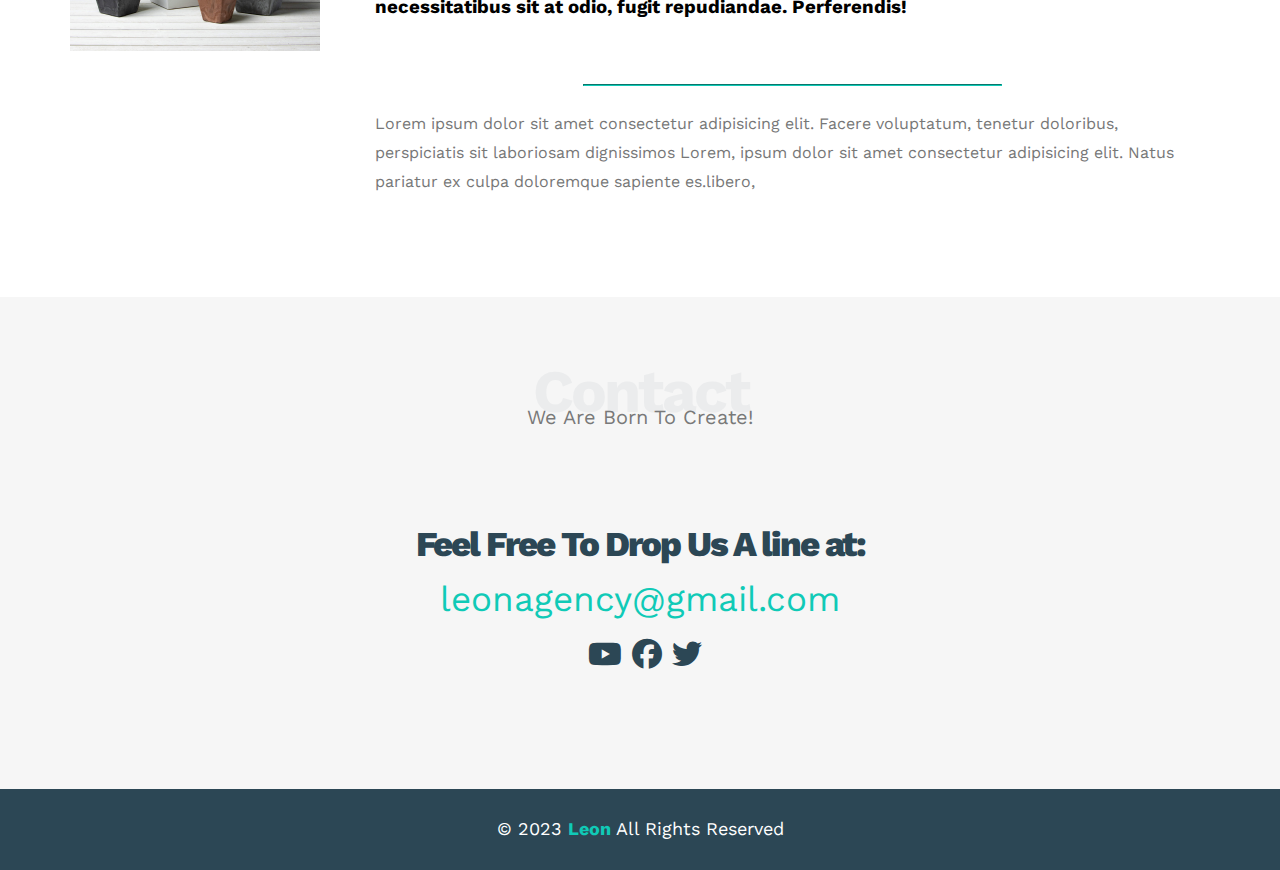
<file: template-1/index.html>
<!DOCTYPE html>
<html lang="en">
<head>
    <meta charset="UTF-8">
    <meta name="viewport" content="width=device-width, initial-scale=1.0">
    <title>Template One</title>
    <!-- Main style sheet -->
    <link rel="stylesheet" href="CSS/style.css"/>
    <!-- Render All Elements -->
    <link rel="stylesheet" href="CSS/normalize.css"/>
    <!-- Include Reset CSS -->
    <link rel="stylesheet" href="https://meyerweb.com/eric/tools/css/reset/reset.css">
    <!-- Font Awesome -->
    <link rel="stylesheet" href="https://cdnjs.cloudflare.com/ajax/libs/font-awesome/6.4.0/css/all.min.css">
    <!-- Google Fonts -->
    <link href="https://fonts.googleapis.com/css2?family=Cairo:wght@700&family=Jomhuria&family=Open+Sans:ital,wght@0,300;1,300&family=Work+Sans:wght@200;300;400;500;600;700;800&display=swap" rel="stylesheet">
</head>
<body>
    <!-- header -->
    <div class="header">
        <div class="containor">
            <img class="logo" src="IMG/logo.png" alt=""/>
            <div class="links">
                <span class="icons">
                    <span></span>
                    <span></span>
                    <span></span>
                </span>
                <ul>
                    <li><a href="#service">Services</a></li>
                    <li><a href="#portfolio">Portfolio</a></li>
                    <li><a href="#about">About Us</a></li>
                    <li><a href="#contacts">Contact Us</a></li>
                </ul>
            </div>
        </div>
    </div>
    <!-- landing section -->
    <div class="landing">
        <div class="intro-text">
            <h1>Hello There</h1>
            <p>We Are Leon - Super Creative & Menimal Agency Web Templates</p>
        </div>
    </div>
    <!-- Features -->
    <div class="features">
        <div class="containor">
            <div class="feat">
                <i class="fa-solid fa-wand-magic-sparkles"></i>
                <h3>Tell Us Your Idea!</h3>
                <p>Lorem ipsum dolor sit amet consectetur adipisicing elit.</p>
            </div>
            <div class="feat">
                <i class="fa-regular fa-gem"></i>
                <h3>We Do All The Work</h3>
                <p>Lorem ipsum dolor sit amet consectetur adipisicing elit.</p>
            </div>
            <div class="feat">
                <i class="fa-solid fa-globe"></i>
                <h3>Your Product Is Worldwide</h3>
                <p>Lorem ipsum dolor sit amet consectetur adipisicing elit.</p>
            </div>
        </div>
    </div>
    <!-- Services -->
    <div class="services" id="service">
        <div class="containor">

            <h2 class="special-heading">services</h2>
            <p>Don't be Busy! Be Productive</p>

            <div class="services-content">
                <div class="col">
                    <div class="serv">
                        <i class="fa-solid fa-print"></i>
                        <div class="text">
                            <h3>Graphic Design</h3>
                            <p>Graphic Design is the the process of visual communication and problem solving using one or more of typography, photography and illustrations.</p>
                        </div>
                    </div>
                    <div class="serv">
                        <i class="fa-solid fa-comment"></i>
                        <div class="text">
                            <h3>UI\UX</h3>
                            <p>T he Process of enhancing user satisfaction with a product by improving the usability, accessibility and pleasure provided in the interaction</p>
                        </div>
                    </div>
                </div>

                <div class="col">
                    <div class="serv">
                        <i class="fa-solid fa-laptop"></i>
                        <div class="text">
                            <h3>Web Design</h3>
                            <p>Web Design encompasses many different skills and disciplines in the production and maintenance of the website.</p>
                        </div>
                    </div>
                    <div class="serv">
                        <i class="fa-solid fa-laptop-file"></i>
                        <div class="text">
                            <h3>Web Development </h3>
                            <p> Web Development is a broad term for the work involved in developing websites for the internet.</p>
                        </div>
                    </div>
                </div>

                <div class="col">
                    <div class="serv">
                        <div class="image img-col">
                            <img src="IMG/office.jpg" alt="">
                        </div>
                    </div>
                </div>
            </div>
    
        </div>
    </div>
    <!-- Portfolio -->
    <div class="portfolio" id="portfolio">
        <div class="containor">
            <h2 class="special-heading">Portfolio</h2>
            <p>If You Do It Right, It'll Last Forever!</p>

            <div class="portfolio-content">
                <div class="card">
                    <img src="IMG/view-1200x731.jpeg" alt="">
                    <div class="info">
                        <h3>Project here!</h3>
                        <p>Lorem ipsum dolor sit amet consectetur adipisicing elit. Facere voluptatum, tenetur doloribus, perspiciatis sit laboriosam dignissimos libero,</p>
                    </div>
                </div>
                <div class="card">
                    <img src="IMG/view-1200x731.jpeg" alt="">
                    <div class="info">
                        <h3>Project Here!</h3>
                        <p>Lorem ipsum dolor sit, amet consectetur adipisicing elit. Iure amet dolor, omnis iusto odit, </p>
                    </div>
                </div>
                <div class="card">
                    <img src="IMG/view-1200x731.jpeg" alt="">
                    <div class="info">
                        <h3>Project here!</h3>
                        <p>Lorem ipsum dolor sit amet consectetur adipisicing elit. Obcaecati vitae eligendi nisi laboriosam. Explicabo fugiat quibusdam aut excepturi libero,</p>
                    </div>
                </div>
            </div>
    
        </div>
    </div>
    <!-- About -->
    <div class="about" id="about">
        <div class="containor">
            <h2 class="special-heading">About</h2>
            <p>Less Is More Work!</p>

            <div class="about-content">
                <div class="image">
                    <img src="IMG/plants.jpg" alt="">
                </div>
                <div class="sec">
                    <div class="info">
                        <h3>Lorem ipsum dolor sit amet consectetur adipisicing elit. Iure delectus corporis itaque numquam beatae reprehenderit porro, molestiae placeat ratione nihil maxime aliquam fugit deserunt nisi dolores aut dolorem temporibus  Lorem ipsum dolor sit amet consectetur adipisicing elit. Autem quia a cumque voluptas omnis maiores magni officiis culpa unde inventore, quas sed, minus iste facere, molestiae eliciendis deserunt necessitatibus sit at odio, fugit repudiandae. Perferendis!
                        </h3>
                        <hr>
                        <p>Lorem ipsum dolor sit amet consectetur adipisicing elit. Facere voluptatum, tenetur doloribus, perspiciatis sit laboriosam dignissimos Lorem, ipsum dolor sit amet consectetur adipisicing elit. Natus pariatur ex culpa doloremque sapiente es.libero,</p>
                    </div>
                </div>
            </div>
    
        </div>
    </div>
    <!-- Contact Us -->
    <div class="contact" id="contacts">
        <div class="containor">
            <h2 class="special-heading">Contact</h2>
            <p>We Are Born To Create!</p>
            <div class="info">
                <p class="label">Feel Free To Drop Us A line at: </p>
                <a href="mailto:leonagency@gmail.com?subject=cotact" class="link">leonagency@gmail.com</a>
                <div class="social">
                    <i class="fa-brands fa-youtube"></i>
                    <i class="fa-brands fa-facebook"></i>
                    <i class="fa-brands fa-twitter"></i>

                </div>
            </div>
        </div>
    </div>
    <!-- Footer -->
    <div class="footer">
        &copy; 2023 <span>Leon</span> All Rights Reserved 
    </div>
</body>
</html>
</file>
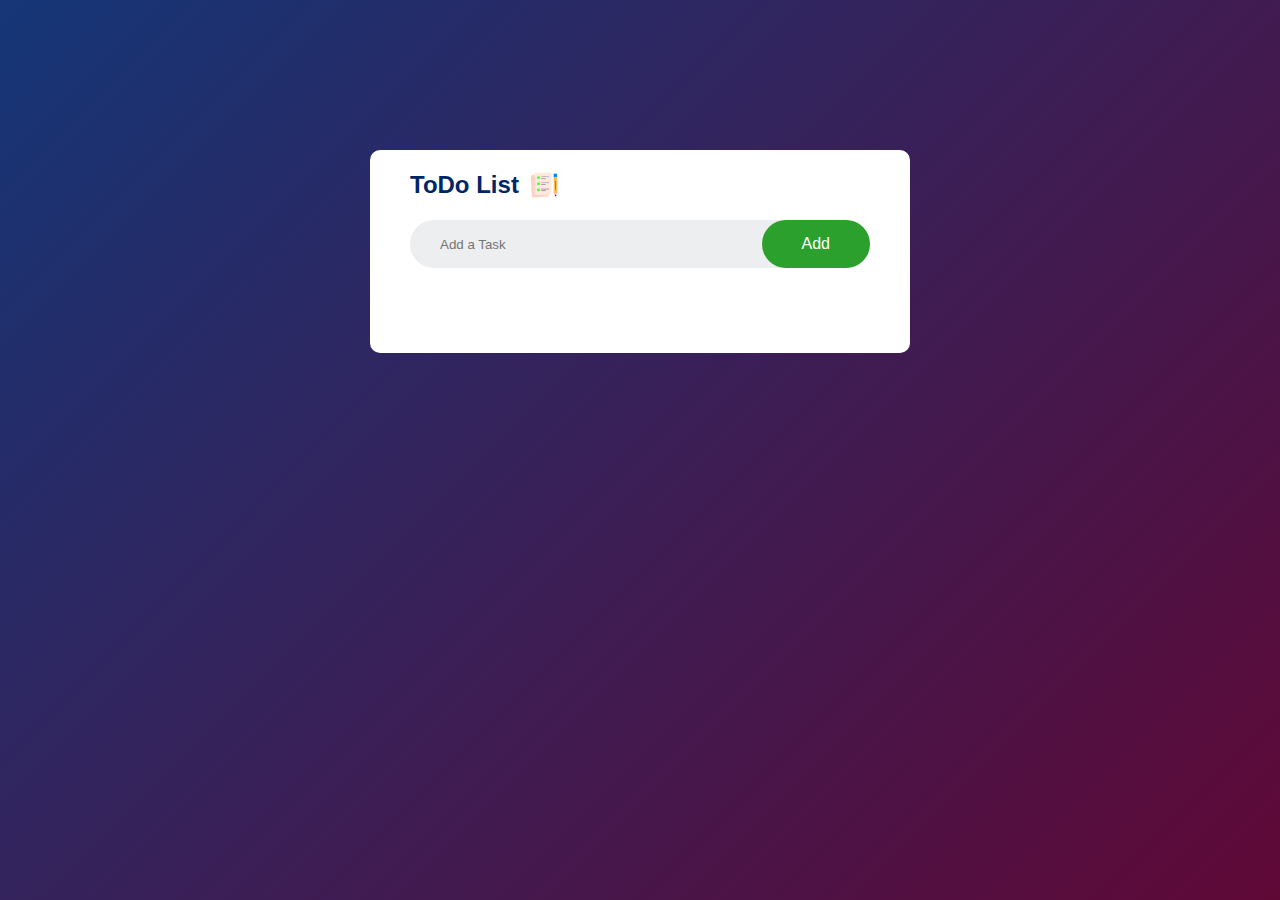
<file: ToDoList/ToDoList.html>
<!DOCTYPE html>
<html lang="en">
<head>
    <meta charset="UTF-8">
    <meta http-equiv="X-UA-Compatible" content="IE=edge">
    <meta name="viewport" content="width=device-width, initial-scale=1.0">
    <title>ToDoList</title>
    <link rel="stylesheet" href="CSS/style.css" />
</head>
<body>
    <div class="containor">
        <div class="todo-app">
            <h2>ToDo List <img src="images/icon.png" alt="ToDoList Icon" title="ToDoList"></h2>

            <div class="row">
                <input type="text" id="input-box" placeholder="Add a Task">
                <button  id="button">Add</button>  
                <!-- onclick="addTask()" -->
            </div>
           
            <ul id="list-conrainor">
                <!--
                <li>Task 1</li>
                <li >Task 2</li>
                <li>Task 3</li>
                 -->
            </ul>
        </div>
    </div>
    <!-- <script src="JS/script.js"></script> -->
    <script src="JS/script.js"></script>
</body>
</html>
</file>
<file: assets/css/noscript.css>
/*
	Phantom by HTML5 UP
	html5up.net | @ajlkn
	Free for personal and commercial use under the CCA 3.0 license (html5up.net/license)
*/

/* Tiles */

	body.is-preload .tiles article {
		-moz-transform: none;
		-webkit-transform: none;
		-ms-transform: none;
		transform: none;
		opacity: 1;
	}
</file>
<file: template-1/CSS/style.css>
/* variables */
:root{
    --main-color: #10cab7;
    --secondary-color: #2c4755;
    --section-color: #f6f6f6;
    --section-padding: 60px;
    --main-duration: 0.3s;
}

/* Start Global Rules */
* {
    -webkit-box-sizing: border-box;
    -moz-box-sizing: border-box;
    box-sizing: border-box;
}
  
body{
    font-family: "Work Sans", sans-serif;
}

/* when u choose from the menu where u want to go it'll take u there while scrolling  */
html {
    scroll-behavior: smooth;
}
@media (max-width: 767px) {
    .header .containor,
    .features .containor,
    .services .containor,
    .portfolio .containor,
    .about .containor,
    .contact .containor {
      padding-left: 0;
      padding-right: 0;
      margin-left: auto;
      margin-right: auto;
      width: 100%;
      max-width: 100%;
    }
  }

/* WEBSITE */
.containor {
    padding-left: 15px;
    padding-right: 15px;
    margin-left: auto;
    margin-right: auto;
}

/* responsiveness  */

/* small */
@media (min-width:768px){
    .containor{
        width: 750px;
    }
}
/* MEDIUM */
@media (min-width:992px){
    .containor{
        width: 970px;
    }
}
/* lARGE */
@media (min-width:1200px){
    .containor{
        width: 1170px;
    }
}

/* components that we use frequently */
.special-heading{
    color: #ebeced;
    font-size: 100px;
    text-align: center;
    font-weight: 800px;
    letter-spacing: -3px;
    margin: 0;
}
/* the element after the header "+" */
.special-heading + p {
    margin: -30px 0 0;
    font-size: 20px;
    text-align: center;
    color: #797979;
}
/* because the size doesn't suit the phone screen */
@media (min-width:767px){
    .special-heading{
        font-size:60px;
    } .special-heading + p{
        margin-top: -20px;
    }
}

/* header */
.header{
    padding: 20px;
}

.header .containor {
    display: flex;
    justify-content: space-between;
    align-items: center;
}

.header .logo {
    width: 60px;
}

.header .links {
    position: relative;
}

/* when u hove at the menu icon the middle line will be 100% */
.header .links:hover .icon span:nth-child(2){
    width: 100%;
}

.header .links .icons {
    width: 30px;
    display: flex;
    flex-wrap: wrap;
    justify-content: flex-end;
}

.header .links .icons span {
    background-color: #333;
    margin-bottom: 5px;
}

.header .links .icons span:first-child {
    height: 3px;
    width: 100%;
}

.header .links .icons span:nth-child(2) {
    height: 3px;
    width: 60%;
    transition: var(--main-duration);
}

.header .links .icons span:last-child {
    height: 3px;
    width: 100%;
}

.header .links ul{
    list-style: none;
    margin: 0;
    padding: 0;
    background-color: #F6F6F6 ;
    position: absolute;
    right: 0;
    min-width: 200px;
    top: calc(100% + 15px);
    display: none; /* to hide the list*/
    z-index: 1;

}

/* the little arrow that comes with the list once clicked */
.header .links ul::before{
    content: "";
    border: 10px solid;
    border-color: transparent transparent #F6F6F6 transparent;
    position: absolute;
    right: 10px;
    top: -20px;
}

/* when u hover above the menu icon it'll show u the link list */
.header .links:hover ul{
    display: block;
}
.header .links ul li a {
    display: block;
    padding: 15px;
    text-decoration: none;
    color: #333;
    transition: 0.3s;
}

/* when u hover above one of the links it'll move a bit to the left */
.header .links ul li a:hover {
    padding-left: 25px;
}

.header .links ul li:not(:last-child) {
    border-bottom: 1px solid #ddd;
}

/* Landing Section */
.landing{
    background-image: url(../IMG/686998.jpg);
    background-size: cover;
    height: calc(100vh - 64px);
    position: relative;
}

.landing .intro-text {
    position: absolute;
    left: 50%;
    top: 50%;
    text-align: center;
    transform: translate(-50%, -50%);
    width: 320px;
    max-width: 100%;
}

.landing .intro-text h1{
    margin: 0;
    font-weight: bold;
    font-size: 50px;
    color: var(--main-color);
}

.landing .intro-text p {
    font-size: 19px;
    line-height: 1.8;
    text-align: center;
}

/* features */
.features{
    padding-top: var(--section-padding);
    padding-bottom: var(--section-padding);
    background-color: var(--section-color);
}

.features .containor {
    display: grid;
    grid-template-columns: repeat(auto-fill, minmax(300px, 1fr));
    grid-gap: 20px;
}

.features .feat {
    padding: 20px ;
    text-align: center;
}

.features .feat i {
    font-size: 50px;
    color: var(--main-color);
}

.features .feat h3 {
    font-weight: 800PX;
    margin: 30px 0;
}

.features .feat p{
    line-height: 1.8;
    color: #777;
    font-size: 17px;
}

/* Services */
.services {
    padding-top: var(--section-padding);
    padding-bottom: var(--section-padding);
}

.services .services-content {
    margin-top: 100px;
    display: grid;
    grid-template-columns: repeat(auto-fill, minmax(300px, 1fr));
    grid-gap: 30px;
}

.services .services-content .serv {
    display: flex;
    margin-bottom: 40px;
}

@media (max-width: 767px) {
    .services .services-content .serv{
        flex-direction: column;
        text-align: center;
    } 
}

.services .services-content .serv i {
    color: var(--main-color);
    flex-basis: 50px;
    font-size: 30px;
}

.services .services-content .serv .text {
    flex: 1;
}

.services .services-content .serv .text h3 {
    margin: 0 0 20px;
}

.services .services-content .serv .text p {
    line-height: 1.8;
    color: #777;
    font-size: 17px;
}


.services .services-content .col .image img{
    margin-top: 25px;
    text-align: center;
    position: relative;
    width: 260px;
    height: 450px;
}

.services .services-content .col .image::before{
    content: "";
    background-color: var(--secondary-color);
    width: 100px;
    height: 500px;
    position: absolute;
    right: 260px;
    z-index: -1;
}

@media (max-width:1199px){
    .img-col{
        display: none;
    }
}

/* Portfolio  */
.portfolio {
    padding-top: var(--section-padding);
    padding-bottom: var(--section-padding);
    background-color: var(--section-color);
}

.portfolio .portfolio-content {
    display: grid;
    grid-template-columns: repeat(auto-fill, minmax(300px, 1fr));
    grid-gap: 30px;
    margin-top: 80px;
}

.portfolio .portfolio-content .card {
    background-color: white;
}


.portfolio .portfolio-content .card img {
    max-width: 100%;
}


.portfolio .portfolio-content .card .info {
    padding: 20px;
}

.portfolio .portfolio-content .card .info h3 {
    margin: 0;
}

.portfolio .portfolio-content .card .info p {
    color: #777;
    line-height: 1.8;
    margin-bottom: 0;
}

/* About */
.about {
    padding-top: var(--section-padding);
    padding-bottom: var(--section-padding) + 60px;
}

.about .about-content {
    margin-top: 100px;
    display: grid;
    grid-template-columns: 25% 1fr; 
    grid-gap: 20px;
    margin-bottom: 100px;
}


.about .about-content .image {
    /* position: relative; */
    width: 250px;
    height: 375px;
}

.about .about-content .image img {
    max-width: 100%;
    grid-column: 1;
}

.about .about-content .image img::before {
    content: "";
    position: absolute;
    background-color: #ebeced;
    width: 350px;
    height: 420px;
    top: 2798px;
    left: -20px;
    z-index: -1;
}
  

.about .about-content .image img::after {
    content: "";
    position: absolute;
    /* background-color: blue; */
    width: 100px;
    height: 200px;
    border-left: 80px solid var(--main-color);
    border-bottom: 80px solid var(--main-color);
    left: 250px;
    top: 2800px;
    z-index: -1;
}

/* hide the shades */
@media (max-width:991px){
    .about .about-content .image img::after, .about .about-content .image img::before {
        display: none;
    }
}

.about .about-content .info {
    display: flex;
    flex-direction: column;
    /* grid-column: 2; */
}
/* to make it responsive on phone screens */
@media (max-width: 991px) {
    .about .about-content {
      grid-template-columns: 1fr; /* Single column layout on smaller screens */
      align-items: center;
    }
    .about .about-content .image {
        margin: auto;
        margin-bottom: 0px !important;
    }
    .about .about-content .info {
        margin-top: 0 !important;
        text-align: center;
    }
}
.about .about-content .info {
    grid-column: 1;
}
.about .about-content .image {
    grid-column: 1;
}
  

.about .about-content .sec .info h3 {
    margin-top: 0;
    font-weight: bold;
    line-height: 2;
    margin-bottom: 50px;
}

.about .about-content .sec .info hr {
    width: 50%;
    display: inline-block;
    border-color: var(--main-color);
}

.about .about-content .sec .info p {
    color: #777;
    line-height: 1.8;
    margin-bottom: 0;
}

/* Contact Us */
.contact {
    padding-top: var(--section-padding);
    padding-bottom: var(--section-padding);
    background-color: var(--section-color);
}

.contact .info {
    padding-top: var(--section-padding);
    padding-bottom: var(--section-padding);
    text-align: center;
}

.contact .info .label {
    font-size: 35px;
    font-weight: 800;
    color: var(--secondary-color);
    letter-spacing: -2px;
    margin-bottom: 15px;
}

.contact .info .link {
    display: block;
    font-size: 35px;
    color: var(--main-color);
    text-decoration: none;
}

.contact .info .social {
    display: flex;
    justify-content: center;
    margin-top: 20px;
    font-size: 16px;
}

.contact .info .social i {
    font-size: 30px;
    margin-left: 10px;
    color: var(--secondary-color);
}
/* phone size */
@media (max-width: 767px) {
    .contact .info .link, .contact .info .label {
        font-size: 25px;
    }
}

/* Footer */

.footer {
    background-color: var(--secondary-color);
    color: white;
    padding: 30px 10px;
    text-align: center;
    font-size: 18px;
}

.footer span {
    font-weight: bold;
    color: var(--main-color);
}
</file>
<file: ToDoList/CSS/style.css>
/* Css for the whole page */
*{
    margin: 0;
    padding: 0;
    font-family: 'Poppins', sans-serif;
    box-sizing: border-box;
}

/* page background */
.containor{
    width: 100%;
    min-height: 100vh;
    background: linear-gradient(135deg, #153677, #5f0836);
    padding: 50px;
}

/* css for the header section */
.todo-app{
    width: 100%;
    max-width: 540px;
    background: #fff;
    margin: 100px auto 20px;
    padding: 20px 40px 60px;
    border-radius: 10px;
}

/* css for h2 */
.todo-app h2{
    color: #002765;
    display: flex;
    align-items: center;
    margin-bottom: 20px;
}

/* fixing the ToDoList icon's postion */
.todo-app h2 img{
    width: 30px;
    margin-left: 10px;
}

/* css for the add task bar */
.row{
    display: flex;
    align-items: center;
    justify-content: space-between;
    background: #edeef0;
    border-radius: 30px;
    padding-left: 20px;
    margin-bottom: 25px;
}

/* the css for the text-field in the task bar */
input{
    flex: 1;  /* so it can take the full width */
    border: none;
    outline: none;
    background: transparent;
    padding: 10px;
    font-weight: 14px;
}

/* css for the add button in the task bar */
button{
    border: none;
    outline: none;
    padding: 15px 40px;
    background-color:#2CA02C ;
    color: #fff;
    font-size: 16px;
    cursor: pointer;
    border-radius: 40px;
}

/* the css for the task list */
ul li{
    list-style: none;
    font-size: 17px;
    padding: 12px 8px 12px 20px;
    user-select: none;
    cursor: pointer;
    position: relative;
}

/* to make my list responsive to all devices */
@media screen and (max-width: 600px){
    button{
        width: 20px;
        text-align: center;
        position: relative;
        right: 60px;
    }
    ul li{
        padding: 12px 8px 12px 15px;  
    }
}
</file>
<file: assets/css/main.css>
@import url(fontawesome-all.min.css);
@import url("https://fonts.googleapis.com/css?family=Source+Sans+Pro:300,700,900");

/*
	Phantom by HTML5 UP
	html5up.net | @ajlkn
	Free for personal and commercial use under the CCA 3.0 license (html5up.net/license)
*/

html, body, div, span, applet, object,
iframe, h1, h2, h3, h4, h5, h6, p, blockquote,
pre, a, abbr, acronym, address, big, cite,
code, del, dfn, em, img, ins, kbd, q, s, samp,
small, strike, strong, sub, sup, tt, var, b,
u, i, center, dl, dt, dd, ol, ul, li, fieldset,
form, label, legend, table, caption, tbody,
tfoot, thead, tr, th, td, article, aside,
canvas, details, embed, figure, figcaption,
footer, header, hgroup, menu, nav, output, ruby,
section, summary, time, mark, audio, video {
	margin: 0;
	padding: 0;
	border: 0;
	font-size: 100%;
	font: inherit;
	vertical-align: baseline;}

article, aside, details, figcaption, figure,
footer, header, hgroup, menu, nav, section {
	display: block;}

body {
	line-height: 1;
}

ol, ul {
	list-style: none;
}

blockquote, q {
	quotes: none;
}

	blockquote:before, blockquote:after, q:before, q:after {
		content: '';
		content: none;
	}

table {
	border-collapse: collapse;
	border-spacing: 0;
}

body {
	-webkit-text-size-adjust: none;
}

mark {
	background-color: transparent;
	color: inherit;
}

input::-moz-focus-inner {
	border: 0;
	padding: 0;
}

input, select, textarea {
	-moz-appearance: none;
	-webkit-appearance: none;
	-ms-appearance: none;
	appearance: none;
}

/* Basic */

	@-ms-viewport {
		width: device-width;
	}

	body {
		-ms-overflow-style: scrollbar;
	}

	@media screen and (max-width: 480px) {

		html, body {
			min-width: 320px;
		}

	}

	html {
		box-sizing: border-box;
	}

	*, *:before, *:after {
		box-sizing: inherit;
	}

	body {
		background: #ffffff;
	}

		body.is-preload *, body.is-preload *:before, body.is-preload *:after {
			-moz-animation: none !important;
			-webkit-animation: none !important;
			-ms-animation: none !important;
			animation: none !important;
			-moz-transition: none !important;
			-webkit-transition: none !important;
			-ms-transition: none !important;
			transition: none !important;
		}

/* Type */

	body, input, select, textarea {
		color: #585858;
		font-family: "Source Sans Pro", Helvetica, sans-serif;
		font-size: 16pt;
		font-weight: 300;
		line-height: 1.75;
	}

		@media screen and (max-width: 1680px) {

			body, input, select, textarea {
				font-size: 14pt;
			}

		}

		@media screen and (max-width: 1280px) {

			body, input, select, textarea {
				font-size: 12pt;
			}

		}

	a {
		-moz-transition: border-bottom-color 0.2s ease, color 0.2s ease;
		-webkit-transition: border-bottom-color 0.2s ease, color 0.2s ease;
		-ms-transition: border-bottom-color 0.2s ease, color 0.2s ease;
		transition: border-bottom-color 0.2s ease, color 0.2s ease;
		text-decoration: none;
		color: #585858;
		border-bottom: dotted 1px rgba(88, 88, 88, 0.5);
	}

		a:hover {
			border-bottom-color: transparent;
			color: #f2849e !important;
		}

	strong, b {
		font-weight: 900;
	}

	em, i {
		font-style: italic;
	}

	p {
		margin: 0 0 2em 0;
	}

	h1 {
		font-size: 2.75em;
		font-weight: 700;
		line-height: 1.3;
		margin: 0 0 1em 0;
		letter-spacing: -0.035em;
	}

		h1 a {
			color: inherit;
		}

		@media screen and (max-width: 736px) {

			h1 {
				font-size: 2em;
				margin: 0 0 1em 0;
			}

		}

		@media screen and (max-width: 360px) {

			h1 {
				font-size: 1.75em;
			}

		}

	h2, h3, h4, h5, h6 {
		font-weight: 900;
		line-height: 1.5;
		margin: 0 0 2em 0;
		text-transform: uppercase;
		letter-spacing: 0.35em;
	}

		h2 a, h3 a, h4 a, h5 a, h6 a {
			color: inherit;
		}

	h2 {
		font-size: 1.1em;
	}

	h3 {
		font-size: 1em;
	}

	h4 {
		font-size: 0.8em;
	}

	h5 {
		font-size: 0.8em;
	}

	h6 {
		font-size: 0.8em;
	}

	@media screen and (max-width: 980px) {

		h1 br, h2 br, h3 br, h4 br, h5 br, h6 br {
			display: none;
		}

	}

	@media screen and (max-width: 736px) {

		h2 {
			font-size: 1em;
		}

		h3 {
			font-size: 0.8em;
		}

	}

	sub {
		font-size: 0.8em;
		position: relative;
		top: 0.5em;
	}

	sup {
		font-size: 0.8em;
		position: relative;
		top: -0.5em;
	}

	blockquote {
		border-left: solid 4px #c9c9c9;
		font-style: italic;
		margin: 0 0 2em 0;
		padding: 0.5em 0 0.5em 2em;
	}

	code {
		background: rgba(144, 144, 144, 0.075);
		border-radius: 4px;
		border: solid 1px #c9c9c9;
		font-family: "Courier New", monospace;
		font-size: 0.9em;
		margin: 0 0.25em;
		padding: 0.25em 0.65em;
	}

	pre {
		-webkit-overflow-scrolling: touch;
		font-family: "Courier New", monospace;
		font-size: 0.9em;
		margin: 0 0 2em 0;
	}

		pre code {
			display: block;
			line-height: 1.75;
			padding: 1em 1.5em;
			overflow-x: auto;
		}

	hr {
		border: 0;
		border-bottom: solid 1px #c9c9c9;
		margin: 2em 0;
	}

		hr.major {
			margin: 3em 0;
		}

	.align-left {
		text-align: left;
	}

	.align-center {
		text-align: center;
	}

	.align-right {
		text-align: right;
	}

/* Row */

	.row {
		display: flex;
		flex-wrap: wrap;
		box-sizing: border-box;
		align-items: stretch;
	}

		.row > * {
			box-sizing: border-box;
		}

		.row.gtr-uniform > * > :last-child {
			margin-bottom: 0;
		}

		.row.aln-left {
			justify-content: flex-start;
		}

		.row.aln-center {
			justify-content: center;
		}

		.row.aln-right {
			justify-content: flex-end;
		}

		.row.aln-top {
			align-items: flex-start;
		}

		.row.aln-middle {
			align-items: center;
		}

		.row.aln-bottom {
			align-items: flex-end;
		}

		.row > .imp {
			order: -1;
		}

		.row > .col-1 {
			width: 8.33333%;
		}

		.row > .off-1 {
			margin-left: 8.33333%;
		}

		.row > .col-2 {
			width: 16.66667%;
		}

		.row > .off-2 {
			margin-left: 16.66667%;
		}

		.row > .col-3 {
			width: 25%;
		}

		.row > .off-3 {
			margin-left: 25%;
		}

		.row > .col-4 {
			width: 33.33333%;
		}

		.row > .off-4 {
			margin-left: 33.33333%;
		}

		.row > .col-5 {
			width: 41.66667%;
		}

		.row > .off-5 {
			margin-left: 41.66667%;
		}

		.row > .col-6 {
			width: 50%;
		}

		.row > .off-6 {
			margin-left: 50%;
		}

		.row > .col-7 {
			width: 58.33333%;
		}

		.row > .off-7 {
			margin-left: 58.33333%;
		}

		.row > .col-8 {
			width: 66.66667%;
		}

		.row > .off-8 {
			margin-left: 66.66667%;
		}

		.row > .col-9 {
			width: 75%;
		}

		.row > .off-9 {
			margin-left: 75%;
		}

		.row > .col-10 {
			width: 83.33333%;
		}

		.row > .off-10 {
			margin-left: 83.33333%;
		}

		.row > .col-11 {
			width: 91.66667%;
		}

		.row > .off-11 {
			margin-left: 91.66667%;
		}

		.row > .col-12 {
			width: 100%;
		}

		.row > .off-12 {
			margin-left: 100%;
		}

		.row.gtr-0 {
			margin-top: 0;
			margin-left: 0em;
		}

			.row.gtr-0 > * {
				padding: 0 0 0 0em;
			}

			.row.gtr-0.gtr-uniform {
				margin-top: 0em;
			}

				.row.gtr-0.gtr-uniform > * {
					padding-top: 0em;
				}

		.row.gtr-25 {
			margin-top: 0;
			margin-left: -0.5em;
		}

			.row.gtr-25 > * {
				padding: 0 0 0 0.5em;
			}

			.row.gtr-25.gtr-uniform {
				margin-top: -0.5em;
			}

				.row.gtr-25.gtr-uniform > * {
					padding-top: 0.5em;
				}

		.row.gtr-50 {
			margin-top: 0;
			margin-left: -1em;
		}

			.row.gtr-50 > * {
				padding: 0 0 0 1em;
			}

			.row.gtr-50.gtr-uniform {
				margin-top: -1em;
			}

				.row.gtr-50.gtr-uniform > * {
					padding-top: 1em;
				}

		.row {
			margin-top: 0;
			margin-left: -2em;
		}

			.row > * {
				padding: 0 0 0 2em;
			}

			.row.gtr-uniform {
				margin-top: -2em;
			}

				.row.gtr-uniform > * {
					padding-top: 2em;
				}

		.row.gtr-150 {
			margin-top: 0;
			margin-left: -3em;
		}

			.row.gtr-150 > * {
				padding: 0 0 0 3em;
			}

			.row.gtr-150.gtr-uniform {
				margin-top: -3em;
			}

				.row.gtr-150.gtr-uniform > * {
					padding-top: 3em;
				}

		.row.gtr-200 {
			margin-top: 0;
			margin-left: -4em;
		}

			.row.gtr-200 > * {
				padding: 0 0 0 4em;
			}

			.row.gtr-200.gtr-uniform {
				margin-top: -4em;
			}

				.row.gtr-200.gtr-uniform > * {
					padding-top: 4em;
				}

		@media screen and (max-width: 1680px) {

			.row {
				display: flex;
				flex-wrap: wrap;
				box-sizing: border-box;
				align-items: stretch;
			}

				.row > * {
					box-sizing: border-box;
				}

				.row.gtr-uniform > * > :last-child {
					margin-bottom: 0;
				}

				.row.aln-left {
					justify-content: flex-start;
				}

				.row.aln-center {
					justify-content: center;
				}

				.row.aln-right {
					justify-content: flex-end;
				}

				.row.aln-top {
					align-items: flex-start;
				}

				.row.aln-middle {
					align-items: center;
				}

				.row.aln-bottom {
					align-items: flex-end;
				}

				.row > .imp-xlarge {
					order: -1;
				}

				.row > .col-1-xlarge {
					width: 8.33333%;
				}

				.row > .off-1-xlarge {
					margin-left: 8.33333%;
				}

				.row > .col-2-xlarge {
					width: 16.66667%;
				}

				.row > .off-2-xlarge {
					margin-left: 16.66667%;
				}

				.row > .col-3-xlarge {
					width: 25%;
				}

				.row > .off-3-xlarge {
					margin-left: 25%;
				}

				.row > .col-4-xlarge {
					width: 33.33333%;
				}

				.row > .off-4-xlarge {
					margin-left: 33.33333%;
				}

				.row > .col-5-xlarge {
					width: 41.66667%;
				}

				.row > .off-5-xlarge {
					margin-left: 41.66667%;
				}

				.row > .col-6-xlarge {
					width: 50%;
				}

				.row > .off-6-xlarge {
					margin-left: 50%;
				}

				.row > .col-7-xlarge {
					width: 58.33333%;
				}

				.row > .off-7-xlarge {
					margin-left: 58.33333%;
				}

				.row > .col-8-xlarge {
					width: 66.66667%;
				}

				.row > .off-8-xlarge {
					margin-left: 66.66667%;
				}

				.row > .col-9-xlarge {
					width: 75%;
				}

				.row > .off-9-xlarge {
					margin-left: 75%;
				}

				.row > .col-10-xlarge {
					width: 83.33333%;
				}

				.row > .off-10-xlarge {
					margin-left: 83.33333%;
				}

				.row > .col-11-xlarge {
					width: 91.66667%;
				}

				.row > .off-11-xlarge {
					margin-left: 91.66667%;
				}

				.row > .col-12-xlarge {
					width: 100%;
				}

				.row > .off-12-xlarge {
					margin-left: 100%;
				}

				.row.gtr-0 {
					margin-top: 0;
					margin-left: 0em;
				}

					.row.gtr-0 > * {
						padding: 0 0 0 0em;
					}

					.row.gtr-0.gtr-uniform {
						margin-top: 0em;
					}

						.row.gtr-0.gtr-uniform > * {
							padding-top: 0em;
						}

				.row.gtr-25 {
					margin-top: 0;
					margin-left: -0.5em;
				}

					.row.gtr-25 > * {
						padding: 0 0 0 0.5em;
					}

					.row.gtr-25.gtr-uniform {
						margin-top: -0.5em;
					}

						.row.gtr-25.gtr-uniform > * {
							padding-top: 0.5em;
						}

				.row.gtr-50 {
					margin-top: 0;
					margin-left: -1em;
				}

					.row.gtr-50 > * {
						padding: 0 0 0 1em;
					}

					.row.gtr-50.gtr-uniform {
						margin-top: -1em;
					}

						.row.gtr-50.gtr-uniform > * {
							padding-top: 1em;
						}

				.row {
					margin-top: 0;
					margin-left: -2em;
				}

					.row > * {
						padding: 0 0 0 2em;
					}

					.row.gtr-uniform {
						margin-top: -2em;
					}

						.row.gtr-uniform > * {
							padding-top: 2em;
						}

				.row.gtr-150 {
					margin-top: 0;
					margin-left: -3em;
				}

					.row.gtr-150 > * {
						padding: 0 0 0 3em;
					}

					.row.gtr-150.gtr-uniform {
						margin-top: -3em;
					}

						.row.gtr-150.gtr-uniform > * {
							padding-top: 3em;
						}

				.row.gtr-200 {
					margin-top: 0;
					margin-left: -4em;
				}

					.row.gtr-200 > * {
						padding: 0 0 0 4em;
					}

					.row.gtr-200.gtr-uniform {
						margin-top: -4em;
					}

						.row.gtr-200.gtr-uniform > * {
							padding-top: 4em;
						}

		}

		@media screen and (max-width: 1280px) {

			.row {
				display: flex;
				flex-wrap: wrap;
				box-sizing: border-box;
				align-items: stretch;
			}

				.row > * {
					box-sizing: border-box;
				}

				.row.gtr-uniform > * > :last-child {
					margin-bottom: 0;
				}

				.row.aln-left {
					justify-content: flex-start;
				}

				.row.aln-center {
					justify-content: center;
				}

				.row.aln-right {
					justify-content: flex-end;
				}

				.row.aln-top {
					align-items: flex-start;
				}

				.row.aln-middle {
					align-items: center;
				}

				.row.aln-bottom {
					align-items: flex-end;
				}

				.row > .imp-large {
					order: -1;
				}

				.row > .col-1-large {
					width: 8.33333%;
				}

				.row > .off-1-large {
					margin-left: 8.33333%;
				}

				.row > .col-2-large {
					width: 16.66667%;
				}

				.row > .off-2-large {
					margin-left: 16.66667%;
				}

				.row > .col-3-large {
					width: 25%;
				}

				.row > .off-3-large {
					margin-left: 25%;
				}

				.row > .col-4-large {
					width: 33.33333%;
				}

				.row > .off-4-large {
					margin-left: 33.33333%;
				}

				.row > .col-5-large {
					width: 41.66667%;
				}

				.row > .off-5-large {
					margin-left: 41.66667%;
				}

				.row > .col-6-large {
					width: 50%;
				}

				.row > .off-6-large {
					margin-left: 50%;
				}

				.row > .col-7-large {
					width: 58.33333%;
				}

				.row > .off-7-large {
					margin-left: 58.33333%;
				}

				.row > .col-8-large {
					width: 66.66667%;
				}

				.row > .off-8-large {
					margin-left: 66.66667%;
				}

				.row > .col-9-large {
					width: 75%;
				}

				.row > .off-9-large {
					margin-left: 75%;
				}

				.row > .col-10-large {
					width: 83.33333%;
				}

				.row > .off-10-large {
					margin-left: 83.33333%;
				}

				.row > .col-11-large {
					width: 91.66667%;
				}

				.row > .off-11-large {
					margin-left: 91.66667%;
				}

				.row > .col-12-large {
					width: 100%;
				}

				.row > .off-12-large {
					margin-left: 100%;
				}

				.row.gtr-0 {
					margin-top: 0;
					margin-left: 0em;
				}

					.row.gtr-0 > * {
						padding: 0 0 0 0em;
					}

					.row.gtr-0.gtr-uniform {
						margin-top: 0em;
					}

						.row.gtr-0.gtr-uniform > * {
							padding-top: 0em;
						}

				.row.gtr-25 {
					margin-top: 0;
					margin-left: -0.5em;
				}

					.row.gtr-25 > * {
						padding: 0 0 0 0.5em;
					}

					.row.gtr-25.gtr-uniform {
						margin-top: -0.5em;
					}

						.row.gtr-25.gtr-uniform > * {
							padding-top: 0.5em;
						}

				.row.gtr-50 {
					margin-top: 0;
					margin-left: -1em;
				}

					.row.gtr-50 > * {
						padding: 0 0 0 1em;
					}

					.row.gtr-50.gtr-uniform {
						margin-top: -1em;
					}

						.row.gtr-50.gtr-uniform > * {
							padding-top: 1em;
						}

				.row {
					margin-top: 0;
					margin-left: -2em;
				}

					.row > * {
						padding: 0 0 0 2em;
					}

					.row.gtr-uniform {
						margin-top: -2em;
					}

						.row.gtr-uniform > * {
							padding-top: 2em;
						}

				.row.gtr-150 {
					margin-top: 0;
					margin-left: -3em;
				}

					.row.gtr-150 > * {
						padding: 0 0 0 3em;
					}

					.row.gtr-150.gtr-uniform {
						margin-top: -3em;
					}

						.row.gtr-150.gtr-uniform > * {
							padding-top: 3em;
						}

				.row.gtr-200 {
					margin-top: 0;
					margin-left: -4em;
				}

					.row.gtr-200 > * {
						padding: 0 0 0 4em;
					}

					.row.gtr-200.gtr-uniform {
						margin-top: -4em;
					}

						.row.gtr-200.gtr-uniform > * {
							padding-top: 4em;
						}

		}

		@media screen and (max-width: 980px) {

			.row {
				display: flex;
				flex-wrap: wrap;
				box-sizing: border-box;
				align-items: stretch;
			}

				.row > * {
					box-sizing: border-box;
				}

				.row.gtr-uniform > * > :last-child {
					margin-bottom: 0;
				}

				.row.aln-left {
					justify-content: flex-start;
				}

				.row.aln-center {
					justify-content: center;
				}

				.row.aln-right {
					justify-content: flex-end;
				}

				.row.aln-top {
					align-items: flex-start;
				}

				.row.aln-middle {
					align-items: center;
				}

				.row.aln-bottom {
					align-items: flex-end;
				}

				.row > .imp-medium {
					order: -1;
				}

				.row > .col-1-medium {
					width: 8.33333%;
				}

				.row > .off-1-medium {
					margin-left: 8.33333%;
				}

				.row > .col-2-medium {
					width: 16.66667%;
				}

				.row > .off-2-medium {
					margin-left: 16.66667%;
				}

				.row > .col-3-medium {
					width: 25%;
				}

				.row > .off-3-medium {
					margin-left: 25%;
				}

				.row > .col-4-medium {
					width: 33.33333%;
				}

				.row > .off-4-medium {
					margin-left: 33.33333%;
				}

				.row > .col-5-medium {
					width: 41.66667%;
				}

				.row > .off-5-medium {
					margin-left: 41.66667%;
				}

				.row > .col-6-medium {
					width: 50%;
				}

				.row > .off-6-medium {
					margin-left: 50%;
				}

				.row > .col-7-medium {
					width: 58.33333%;
				}

				.row > .off-7-medium {
					margin-left: 58.33333%;
				}

				.row > .col-8-medium {
					width: 66.66667%;
				}

				.row > .off-8-medium {
					margin-left: 66.66667%;
				}

				.row > .col-9-medium {
					width: 75%;
				}

				.row > .off-9-medium {
					margin-left: 75%;
				}

				.row > .col-10-medium {
					width: 83.33333%;
				}

				.row > .off-10-medium {
					margin-left: 83.33333%;
				}

				.row > .col-11-medium {
					width: 91.66667%;
				}

				.row > .off-11-medium {
					margin-left: 91.66667%;
				}

				.row > .col-12-medium {
					width: 100%;
				}

				.row > .off-12-medium {
					margin-left: 100%;
				}

				.row.gtr-0 {
					margin-top: 0;
					margin-left: 0em;
				}

					.row.gtr-0 > * {
						padding: 0 0 0 0em;
					}

					.row.gtr-0.gtr-uniform {
						margin-top: 0em;
					}

						.row.gtr-0.gtr-uniform > * {
							padding-top: 0em;
						}

				.row.gtr-25 {
					margin-top: 0;
					margin-left: -0.375em;
				}

					.row.gtr-25 > * {
						padding: 0 0 0 0.375em;
					}

					.row.gtr-25.gtr-uniform {
						margin-top: -0.375em;
					}

						.row.gtr-25.gtr-uniform > * {
							padding-top: 0.375em;
						}

				.row.gtr-50 {
					margin-top: 0;
					margin-left: -0.75em;
				}

					.row.gtr-50 > * {
						padding: 0 0 0 0.75em;
					}

					.row.gtr-50.gtr-uniform {
						margin-top: -0.75em;
					}

						.row.gtr-50.gtr-uniform > * {
							padding-top: 0.75em;
						}

				.row {
					margin-top: 0;
					margin-left: -1.5em;
				}

					.row > * {
						padding: 0 0 0 1.5em;
					}

					.row.gtr-uniform {
						margin-top: -1.5em;
					}

						.row.gtr-uniform > * {
							padding-top: 1.5em;
						}

				.row.gtr-150 {
					margin-top: 0;
					margin-left: -2.25em;
				}

					.row.gtr-150 > * {
						padding: 0 0 0 2.25em;
					}

					.row.gtr-150.gtr-uniform {
						margin-top: -2.25em;
					}

						.row.gtr-150.gtr-uniform > * {
							padding-top: 2.25em;
						}

				.row.gtr-200 {
					margin-top: 0;
					margin-left: -3em;
				}

					.row.gtr-200 > * {
						padding: 0 0 0 3em;
					}

					.row.gtr-200.gtr-uniform {
						margin-top: -3em;
					}

						.row.gtr-200.gtr-uniform > * {
							padding-top: 3em;
						}

		}

		@media screen and (max-width: 736px) {

			.row {
				display: flex;
				flex-wrap: wrap;
				box-sizing: border-box;
				align-items: stretch;
			}

				.row > * {
					box-sizing: border-box;
				}

				.row.gtr-uniform > * > :last-child {
					margin-bottom: 0;
				}

				.row.aln-left {
					justify-content: flex-start;
				}

				.row.aln-center {
					justify-content: center;
				}

				.row.aln-right {
					justify-content: flex-end;
				}

				.row.aln-top {
					align-items: flex-start;
				}

				.row.aln-middle {
					align-items: center;
				}

				.row.aln-bottom {
					align-items: flex-end;
				}

				.row > .imp-small {
					order: -1;
				}

				.row > .col-1-small {
					width: 8.33333%;
				}

				.row > .off-1-small {
					margin-left: 8.33333%;
				}

				.row > .col-2-small {
					width: 16.66667%;
				}

				.row > .off-2-small {
					margin-left: 16.66667%;
				}

				.row > .col-3-small {
					width: 25%;
				}

				.row > .off-3-small {
					margin-left: 25%;
				}

				.row > .col-4-small {
					width: 33.33333%;
				}

				.row > .off-4-small {
					margin-left: 33.33333%;
				}

				.row > .col-5-small {
					width: 41.66667%;
				}

				.row > .off-5-small {
					margin-left: 41.66667%;
				}

				.row > .col-6-small {
					width: 50%;
				}

				.row > .off-6-small {
					margin-left: 50%;
				}

				.row > .col-7-small {
					width: 58.33333%;
				}

				.row > .off-7-small {
					margin-left: 58.33333%;
				}

				.row > .col-8-small {
					width: 66.66667%;
				}

				.row > .off-8-small {
					margin-left: 66.66667%;
				}

				.row > .col-9-small {
					width: 75%;
				}

				.row > .off-9-small {
					margin-left: 75%;
				}

				.row > .col-10-small {
					width: 83.33333%;
				}

				.row > .off-10-small {
					margin-left: 83.33333%;
				}

				.row > .col-11-small {
					width: 91.66667%;
				}

				.row > .off-11-small {
					margin-left: 91.66667%;
				}

				.row > .col-12-small {
					width: 100%;
				}

				.row > .off-12-small {
					margin-left: 100%;
				}

				.row.gtr-0 {
					margin-top: 0;
					margin-left: 0em;
				}

					.row.gtr-0 > * {
						padding: 0 0 0 0em;
					}

					.row.gtr-0.gtr-uniform {
						margin-top: 0em;
					}

						.row.gtr-0.gtr-uniform > * {
							padding-top: 0em;
						}

				.row.gtr-25 {
					margin-top: 0;
					margin-left: -0.25em;
				}

					.row.gtr-25 > * {
						padding: 0 0 0 0.25em;
					}

					.row.gtr-25.gtr-uniform {
						margin-top: -0.25em;
					}

						.row.gtr-25.gtr-uniform > * {
							padding-top: 0.25em;
						}

				.row.gtr-50 {
					margin-top: 0;
					margin-left: -0.5em;
				}

					.row.gtr-50 > * {
						padding: 0 0 0 0.5em;
					}

					.row.gtr-50.gtr-uniform {
						margin-top: -0.5em;
					}

						.row.gtr-50.gtr-uniform > * {
							padding-top: 0.5em;
						}

				.row {
					margin-top: 0;
					margin-left: -1em;
				}

					.row > * {
						padding: 0 0 0 1em;
					}

					.row.gtr-uniform {
						margin-top: -1em;
					}

						.row.gtr-uniform > * {
							padding-top: 1em;
						}

				.row.gtr-150 {
					margin-top: 0;
					margin-left: -1.5em;
				}

					.row.gtr-150 > * {
						padding: 0 0 0 1.5em;
					}

					.row.gtr-150.gtr-uniform {
						margin-top: -1.5em;
					}

						.row.gtr-150.gtr-uniform > * {
							padding-top: 1.5em;
						}

				.row.gtr-200 {
					margin-top: 0;
					margin-left: -2em;
				}

					.row.gtr-200 > * {
						padding: 0 0 0 2em;
					}

					.row.gtr-200.gtr-uniform {
						margin-top: -2em;
					}

						.row.gtr-200.gtr-uniform > * {
							padding-top: 2em;
						}

		}

		@media screen and (max-width: 480px) {

			.row {
				display: flex;
				flex-wrap: wrap;
				box-sizing: border-box;
				align-items: stretch;
			}

				.row > * {
					box-sizing: border-box;
				}

				.row.gtr-uniform > * > :last-child {
					margin-bottom: 0;
				}

				.row.aln-left {
					justify-content: flex-start;
				}

				.row.aln-center {
					justify-content: center;
				}

				.row.aln-right {
					justify-content: flex-end;
				}

				.row.aln-top {
					align-items: flex-start;
				}

				.row.aln-middle {
					align-items: center;
				}

				.row.aln-bottom {
					align-items: flex-end;
				}

				.row > .imp-xsmall {
					order: -1;
				}

				.row > .col-1-xsmall {
					width: 8.33333%;
				}

				.row > .off-1-xsmall {
					margin-left: 8.33333%;
				}

				.row > .col-2-xsmall {
					width: 16.66667%;
				}

				.row > .off-2-xsmall {
					margin-left: 16.66667%;
				}

				.row > .col-3-xsmall {
					width: 25%;
				}

				.row > .off-3-xsmall {
					margin-left: 25%;
				}

				.row > .col-4-xsmall {
					width: 33.33333%;
				}

				.row > .off-4-xsmall {
					margin-left: 33.33333%;
				}

				.row > .col-5-xsmall {
					width: 41.66667%;
				}

				.row > .off-5-xsmall {
					margin-left: 41.66667%;
				}

				.row > .col-6-xsmall {
					width: 50%;
				}

				.row > .off-6-xsmall {
					margin-left: 50%;
				}

				.row > .col-7-xsmall {
					width: 58.33333%;
				}

				.row > .off-7-xsmall {
					margin-left: 58.33333%;
				}

				.row > .col-8-xsmall {
					width: 66.66667%;
				}

				.row > .off-8-xsmall {
					margin-left: 66.66667%;
				}

				.row > .col-9-xsmall {
					width: 75%;
				}

				.row > .off-9-xsmall {
					margin-left: 75%;
				}

				.row > .col-10-xsmall {
					width: 83.33333%;
				}

				.row > .off-10-xsmall {
					margin-left: 83.33333%;
				}

				.row > .col-11-xsmall {
					width: 91.66667%;
				}

				.row > .off-11-xsmall {
					margin-left: 91.66667%;
				}

				.row > .col-12-xsmall {
					width: 100%;
				}

				.row > .off-12-xsmall {
					margin-left: 100%;
				}

				.row.gtr-0 {
					margin-top: 0;
					margin-left: 0em;
				}

					.row.gtr-0 > * {
						padding: 0 0 0 0em;
					}

					.row.gtr-0.gtr-uniform {
						margin-top: 0em;
					}

						.row.gtr-0.gtr-uniform > * {
							padding-top: 0em;
						}

				.row.gtr-25 {
					margin-top: 0;
					margin-left: -0.25em;
				}

					.row.gtr-25 > * {
						padding: 0 0 0 0.25em;
					}

					.row.gtr-25.gtr-uniform {
						margin-top: -0.25em;
					}

						.row.gtr-25.gtr-uniform > * {
							padding-top: 0.25em;
						}

				.row.gtr-50 {
					margin-top: 0;
					margin-left: -0.5em;
				}

					.row.gtr-50 > * {
						padding: 0 0 0 0.5em;
					}

					.row.gtr-50.gtr-uniform {
						margin-top: -0.5em;
					}

						.row.gtr-50.gtr-uniform > * {
							padding-top: 0.5em;
						}

				.row {
					margin-top: 0;
					margin-left: -1em;
				}

					.row > * {
						padding: 0 0 0 1em;
					}

					.row.gtr-uniform {
						margin-top: -1em;
					}

						.row.gtr-uniform > * {
							padding-top: 1em;
						}

				.row.gtr-150 {
					margin-top: 0;
					margin-left: -1.5em;
				}

					.row.gtr-150 > * {
						padding: 0 0 0 1.5em;
					}

					.row.gtr-150.gtr-uniform {
						margin-top: -1.5em;
					}

						.row.gtr-150.gtr-uniform > * {
							padding-top: 1.5em;
						}

				.row.gtr-200 {
					margin-top: 0;
					margin-left: -2em;
				}

					.row.gtr-200 > * {
						padding: 0 0 0 2em;
					}

					.row.gtr-200.gtr-uniform {
						margin-top: -2em;
					}

						.row.gtr-200.gtr-uniform > * {
							padding-top: 2em;
						}

		}

/* Section/Article */

	section.special, article.special {
		text-align: center;
	}

	header p {
		margin-top: -1em;
	}

	@media screen and (max-width: 736px) {

		header p {
			margin-top: 0;
		}

	}

/* Icon */

	.icon {
		text-decoration: none;
		border-bottom: none;
		position: relative;
	}

		.icon:before {
			-moz-osx-font-smoothing: grayscale;
			-webkit-font-smoothing: antialiased;
			display: inline-block;
			font-style: normal;
			font-variant: normal;
			text-rendering: auto;
			line-height: 1;
			text-transform: none !important;
			font-family: 'Font Awesome 5 Free';
			font-weight: 400;
		}

		.icon > .label {
			display: none;
		}

		.icon:before {
			line-height: inherit;
		}

		.icon.solid:before {
			font-weight: 900;
		}

		.icon.brands:before {
			font-family: 'Font Awesome 5 Brands';
		}

		.icon.style2 {
			-moz-transition: background-color 0.2s ease-in-out, color 0.2s ease-in-out, border-color 0.2s ease-in-out;
			-webkit-transition: background-color 0.2s ease-in-out, color 0.2s ease-in-out, border-color 0.2s ease-in-out;
			-ms-transition: background-color 0.2s ease-in-out, color 0.2s ease-in-out, border-color 0.2s ease-in-out;
			transition: background-color 0.2s ease-in-out, color 0.2s ease-in-out, border-color 0.2s ease-in-out;
			background-color: transparent;
			border: solid 1px #c9c9c9;
			border-radius: 4px;
			width: 2.65em;
			height: 2.65em;
			display: inline-block;
			text-align: center;
			line-height: 2.65em;
			color: inherit;
		}

			.icon.style2:before {
				font-size: 1.1em;
			}

			.icon.style2:hover {
				color: #f2849e;
				border-color: #f2849e;
			}

			.icon.style2:active {
				background-color: rgba(242, 132, 158, 0.1);
			}

/* List */

	ol {
		list-style: decimal;
		margin: 0 0 2em 0;
		padding-left: 1.25em;
	}

		ol li {
			padding-left: 0.25em;
		}

	ul {
		list-style: disc;
		margin: 0 0 2em 0;
		padding-left: 1em;
	}

		ul li {
			padding-left: 0.5em;
		}

		ul.alt {
			list-style: none;
			padding-left: 0;
		}

			ul.alt li {
				border-top: solid 1px #c9c9c9;
				padding: 0.5em 0;
			}

				ul.alt li:first-child {
					border-top: 0;
					padding-top: 0;
				}

	dl {
		margin: 0 0 2em 0;
	}

		dl dt {
			display: block;
			font-weight: 900;
			margin: 0 0 1em 0;
		}

		dl dd {
			margin-left: 2em;
		}

/* Actions */

	ul.actions {
		display: -moz-flex;
		display: -webkit-flex;
		display: -ms-flex;
		display: flex;
		cursor: default;
		list-style: none;
		margin-left: -1em;
		padding-left: 0;
	}

		ul.actions li {
			padding: 0 0 0 1em;
			vertical-align: middle;
		}

		ul.actions.special {
			-moz-justify-content: center;
			-webkit-justify-content: center;
			-ms-justify-content: center;
			justify-content: center;
			width: 100%;
			margin-left: 0;
		}

			ul.actions.special li:first-child {
				padding-left: 0;
			}

		ul.actions.stacked {
			-moz-flex-direction: column;
			-webkit-flex-direction: column;
			-ms-flex-direction: column;
			flex-direction: column;
			margin-left: 0;
		}

			ul.actions.stacked li {
				padding: 1.3em 0 0 0;
			}

				ul.actions.stacked li:first-child {
					padding-top: 0;
				}

		ul.actions.fit {
			width: calc(100% + 1em);
		}

			ul.actions.fit li {
				-moz-flex-grow: 1;
				-webkit-flex-grow: 1;
				-ms-flex-grow: 1;
				flex-grow: 1;
				-moz-flex-shrink: 1;
				-webkit-flex-shrink: 1;
				-ms-flex-shrink: 1;
				flex-shrink: 1;
				width: 100%;
			}

				ul.actions.fit li > * {
					width: 100%;
				}

			ul.actions.fit.stacked {
				width: 100%;
			}

		@media screen and (max-width: 480px) {

			ul.actions:not(.fixed) {
				-moz-flex-direction: column;
				-webkit-flex-direction: column;
				-ms-flex-direction: column;
				flex-direction: column;
				margin-left: 0;
				width: 100% !important;
			}

				ul.actions:not(.fixed) li {
					-moz-flex-grow: 1;
					-webkit-flex-grow: 1;
					-ms-flex-grow: 1;
					flex-grow: 1;
					-moz-flex-shrink: 1;
					-webkit-flex-shrink: 1;
					-ms-flex-shrink: 1;
					flex-shrink: 1;
					padding: 1em 0 0 0;
					text-align: center;
					width: 100%;
				}

					ul.actions:not(.fixed) li > * {
						width: 100%;
					}

					ul.actions:not(.fixed) li:first-child {
						padding-top: 0;
					}

					ul.actions:not(.fixed) li input[type="submit"],
					ul.actions:not(.fixed) li input[type="reset"],
					ul.actions:not(.fixed) li input[type="button"],
					ul.actions:not(.fixed) li button,
					ul.actions:not(.fixed) li .button {
						width: 100%;
					}

						ul.actions:not(.fixed) li input[type="submit"].icon:before,
						ul.actions:not(.fixed) li input[type="reset"].icon:before,
						ul.actions:not(.fixed) li input[type="button"].icon:before,
						ul.actions:not(.fixed) li button.icon:before,
						ul.actions:not(.fixed) li .button.icon:before {
							margin-left: -0.5rem;
						}

		}

/* Icons */

	ul.icons {
		cursor: default;
		list-style: none;
		padding-left: 0;
		margin: -1em 0 2em -1em;
	}

		ul.icons li {
			display: inline-block;
			padding: 1em 0 0 1em;
		}

/* Form */

	form {
		margin: 0 0 2em 0;
		overflow-x: hidden;
	}

		form > :last-child {
			margin-bottom: 0;
		}

		form > .fields {
			display: -moz-flex;
			display: -webkit-flex;
			display: -ms-flex;
			display: flex;
			-moz-flex-wrap: wrap;
			-webkit-flex-wrap: wrap;
			-ms-flex-wrap: wrap;
			flex-wrap: wrap;
			width: calc(100% + 3em);
			margin: -1.5em 0 2em -1.5em;
		}

			form > .fields > .field {
				-moz-flex-grow: 0;
				-webkit-flex-grow: 0;
				-ms-flex-grow: 0;
				flex-grow: 0;
				-moz-flex-shrink: 0;
				-webkit-flex-shrink: 0;
				-ms-flex-shrink: 0;
				flex-shrink: 0;
				padding: 1.5em 0 0 1.5em;
				width: calc(100% - 1.5em);
			}

				form > .fields > .field.half {
					width: calc(50% - 0.75em);
				}

				form > .fields > .field.third {
					width: calc(100%/3 - 0.5em);
				}

				form > .fields > .field.quarter {
					width: calc(25% - 0.375em);
				}

		@media screen and (max-width: 480px) {

			form > .fields {
				width: calc(100% + 3em);
				margin: -1.5em 0 2em -1.5em;
			}

				form > .fields > .field {
					padding: 1.5em 0 0 1.5em;
					width: calc(100% - 1.5em);
				}

					form > .fields > .field.half {
						width: calc(100% - 1.5em);
					}

					form > .fields > .field.third {
						width: calc(100% - 1.5em);
					}

					form > .fields > .field.quarter {
						width: calc(100% - 1.5em);
					}

		}

	label {
		display: block;
		font-size: 0.9em;
		font-weight: 900;
		margin: 0 0 1em 0;
	}

	input[type="text"],
	input[type="password"],
	input[type="email"],
	input[type="tel"],
	select,
	textarea {
		-moz-appearance: none;
		-webkit-appearance: none;
		-ms-appearance: none;
		appearance: none;
		background-color: transparent;
		border: none;
		border-radius: 0;
		border-bottom: solid 1px #c9c9c9;
		color: inherit;
		display: block;
		outline: 0;
		padding: 0;
		text-decoration: none;
		width: 100%;
	}

		input[type="text"]:invalid,
		input[type="password"]:invalid,
		input[type="email"]:invalid,
		input[type="tel"]:invalid,
		select:invalid,
		textarea:invalid {
			box-shadow: none;
		}

		input[type="text"]:focus,
		input[type="password"]:focus,
		input[type="email"]:focus,
		input[type="tel"]:focus,
		select:focus,
		textarea:focus {
			border-bottom-color: #f2849e;
			box-shadow: inset 0 -1px 0 0 #f2849e;
		}

	select {
		background-image: url("data:image/svg+xml;charset=utf8,%3Csvg xmlns='http://www.w3.org/2000/svg' width='40' height='40' preserveAspectRatio='none' viewBox='0 0 40 40'%3E%3Cpath d='M9.4,12.3l10.4,10.4l10.4-10.4c0.2-0.2,0.5-0.4,0.9-0.4c0.3,0,0.6,0.1,0.9,0.4l3.3,3.3c0.2,0.2,0.4,0.5,0.4,0.9 c0,0.4-0.1,0.6-0.4,0.9L20.7,31.9c-0.2,0.2-0.5,0.4-0.9,0.4c-0.3,0-0.6-0.1-0.9-0.4L4.3,17.3c-0.2-0.2-0.4-0.5-0.4-0.9 c0-0.4,0.1-0.6,0.4-0.9l3.3-3.3c0.2-0.2,0.5-0.4,0.9-0.4S9.1,12.1,9.4,12.3z' fill='%23c9c9c9' /%3E%3C/svg%3E");
		background-size: 1.25rem;
		background-repeat: no-repeat;
		background-position: calc(100% - 1rem) center;
		height: 3em;
		padding-right: 3em;
		text-overflow: ellipsis;
	}

		select option {
			background: #ffffff;
		}

		select:focus::-ms-value {
			background-color: transparent;
		}

		select::-ms-expand {
			display: none;
		}

	input[type="text"],
	input[type="password"],
	input[type="email"],
	select {
		height: 3em;
	}

	textarea {
		padding: 0;
		min-height: 3.75em;
	}

	input[type="checkbox"],
	input[type="radio"] {
		-moz-appearance: none;
		-webkit-appearance: none;
		-ms-appearance: none;
		appearance: none;
		display: block;
		float: left;
		margin-right: -2em;
		opacity: 0;
		width: 1em;
		z-index: -1;
	}

		input[type="checkbox"] + label,
		input[type="radio"] + label {
			text-decoration: none;
			color: #585858;
			cursor: pointer;
			display: inline-block;
			font-size: 1em;
			font-weight: 300;
			padding-left: 2.55em;
			padding-right: 0.75em;
			position: relative;
		}

			input[type="checkbox"] + label:before,
			input[type="radio"] + label:before {
				-moz-osx-font-smoothing: grayscale;
				-webkit-font-smoothing: antialiased;
				display: inline-block;
				font-style: normal;
				font-variant: normal;
				text-rendering: auto;
				line-height: 1;
				text-transform: none !important;
				font-family: 'Font Awesome 5 Free';
				font-weight: 900;
			}

			input[type="checkbox"] + label:before,
			input[type="radio"] + label:before {
				border-radius: 4px;
				border: solid 1px #c9c9c9;
				content: '';
				display: inline-block;
				font-size: 0.8em;
				height: 2.25em;
				left: 0;
				line-height: 2.25em;
				position: absolute;
				text-align: center;
				top: 0;
				width: 2.25em;
			}

		input[type="checkbox"]:checked + label:before,
		input[type="radio"]:checked + label:before {
			background: #585858;
			border-color: #585858;
			color: #ffffff;
			content: '\f00c';
		}

		input[type="checkbox"]:focus + label:before,
		input[type="radio"]:focus + label:before {
			border-color: #f2849e;
			box-shadow: 0 0 0 1px #f2849e;
		}

	input[type="checkbox"] + label:before {
		border-radius: 4px;
	}

	input[type="radio"] + label:before {
		border-radius: 100%;
	}

/* Box */

	.box {
		border-radius: 4px;
		border: solid 1px #c9c9c9;
		margin-bottom: 2em;
		padding: 1.5em;
	}

		.box > :last-child,
		.box > :last-child > :last-child,
		.box > :last-child > :last-child > :last-child {
			margin-bottom: 0;
		}

		.box.alt {
			border: 0;
			border-radius: 0;
			padding: 0;
		}

/* Image */

	.image {
		border-radius: 4px;
		border: 0;
		display: inline-block;
		position: relative;
	}

		.image img {
			border-radius: 4px;
			display: block;
		}

		.image.left, .image.right {
			max-width: 40%;
		}

			.image.left img, .image.right img {
				width: 100%;
			}

		.image.left {
			float: left;
			padding: 0 1.5em 1em 0;
			top: 0.25em;
		}

		.image.right {
			float: right;
			padding: 0 0 1em 1.5em;
			top: 0.25em;
		}

		.image.fit {
			display: block;
			margin: 0 0 2em 0;
			width: 100%;
		}

			.image.fit img {
				width: 100%;
			}

		.image.main {
			display: block;
			margin: 0 0 3em 0;
			width: 100%;
		}

			.image.main img {
				width: 100%;
			}

			@media screen and (max-width: 736px) {

				.image.main {
					margin: 0 0 2em 0;
				}

			}

/* Table */

	.table-wrapper {
		-webkit-overflow-scrolling: touch;
		overflow-x: auto;
	}

	table {
		margin: 0 0 2em 0;
		width: 100%;
	}

		table tbody tr {
			border: solid 1px #c9c9c9;
			border-left: 0;
			border-right: 0;
		}

			table tbody tr:nth-child(2n + 1) {
				background-color: rgba(144, 144, 144, 0.075);
			}

		table td {
			padding: 0.75em 0.75em;
		}

		table th {
			font-size: 0.9em;
			font-weight: 900;
			padding: 0 0.75em 0.75em 0.75em;
			text-align: left;
		}

		table thead {
			border-bottom: solid 2px #c9c9c9;
		}

		table tfoot {
			border-top: solid 2px #c9c9c9;
		}

		table.alt {
			border-collapse: separate;
		}

			table.alt tbody tr td {
				border: solid 1px #c9c9c9;
				border-left-width: 0;
				border-top-width: 0;
			}

				table.alt tbody tr td:first-child {
					border-left-width: 1px;
				}

			table.alt tbody tr:first-child td {
				border-top-width: 1px;
			}

			table.alt thead {
				border-bottom: 0;
			}

			table.alt tfoot {
				border-top: 0;
			}

/* Button */

	input[type="submit"],
	input[type="reset"],
	input[type="button"],
	button,
	.button {
		-moz-appearance: none;
		-webkit-appearance: none;
		-ms-appearance: none;
		appearance: none;
		-moz-transition: background-color 0.2s ease-in-out, color 0.2s ease-in-out, box-shadow 0.2s ease-in-out;
		-webkit-transition: background-color 0.2s ease-in-out, color 0.2s ease-in-out, box-shadow 0.2s ease-in-out;
		-ms-transition: background-color 0.2s ease-in-out, color 0.2s ease-in-out, box-shadow 0.2s ease-in-out;
		transition: background-color 0.2s ease-in-out, color 0.2s ease-in-out, box-shadow 0.2s ease-in-out;
		background-color: transparent;
		border-radius: 4px;
		border: 0;
		box-shadow: inset 0 0 0 2px #585858;
		color: #585858 !important;
		cursor: pointer;
		display: inline-block;
		font-size: 0.8em;
		font-weight: 900;
		height: 3.5em;
		letter-spacing: 0.35em;
		line-height: 3.45em;
		overflow: hidden;
		padding: 0 1.25em 0 1.6em;
		text-align: center;
		text-decoration: none;
		text-overflow: ellipsis;
		text-transform: uppercase;
		white-space: nowrap;
	}

		input[type="submit"].icon:before,
		input[type="reset"].icon:before,
		input[type="button"].icon:before,
		button.icon:before,
		.button.icon:before {
			margin-right: 0.5em;
		}

		input[type="submit"].fit,
		input[type="reset"].fit,
		input[type="button"].fit,
		button.fit,
		.button.fit {
			width: 100%;
		}

		input[type="submit"]:hover,
		input[type="reset"]:hover,
		input[type="button"]:hover,
		button:hover,
		.button:hover {
			color: #f2849e !important;
			box-shadow: inset 0 0 0 2px #f2849e;
		}

		input[type="submit"]:active,
		input[type="reset"]:active,
		input[type="button"]:active,
		button:active,
		.button:active {
			background-color: rgba(242, 132, 158, 0.1);
		}

		input[type="submit"].small,
		input[type="reset"].small,
		input[type="button"].small,
		button.small,
		.button.small {
			font-size: 0.6em;
		}

		input[type="submit"].large,
		input[type="reset"].large,
		input[type="button"].large,
		button.large,
		.button.large {
			font-size: 1em;
		}

		input[type="submit"].primary,
		input[type="reset"].primary,
		input[type="button"].primary,
		button.primary,
		.button.primary {
			box-shadow: none;
			background-color: #585858;
			color: #ffffff !important;
		}

			input[type="submit"].primary:hover,
			input[type="reset"].primary:hover,
			input[type="button"].primary:hover,
			button.primary:hover,
			.button.primary:hover {
				background-color: #f2849e;
			}

			input[type="submit"].primary:active,
			input[type="reset"].primary:active,
			input[type="button"].primary:active,
			button.primary:active,
			.button.primary:active {
				background-color: #ee5f81;
			}

		input[type="submit"].disabled, input[type="submit"]:disabled,
		input[type="reset"].disabled,
		input[type="reset"]:disabled,
		input[type="button"].disabled,
		input[type="button"]:disabled,
		button.disabled,
		button:disabled,
		.button.disabled,
		.button:disabled {
			pointer-events: none;
			opacity: 0.25;
		}

/* Tiles */

	.tiles {
		display: -moz-flex;
		display: -webkit-flex;
		display: -ms-flex;
		display: flex;
		-moz-flex-wrap: wrap;
		-webkit-flex-wrap: wrap;
		-ms-flex-wrap: wrap;
		flex-wrap: wrap;
		postiion: relative;
		margin: -2.5em 0 0 -2.5em;
	}

		.tiles article {
			-moz-transition: -moz-transform 0.5s ease, opacity 0.5s ease;
			-webkit-transition: -webkit-transform 0.5s ease, opacity 0.5s ease;
			-ms-transition: -ms-transform 0.5s ease, opacity 0.5s ease;
			transition: transform 0.5s ease, opacity 0.5s ease;
			position: relative;
			width: calc(33.33333% - 2.5em);
			margin: 2.5em 0 0 2.5em;
		}

			.tiles article > .image {
				-moz-transition: -moz-transform 0.5s ease;
				-webkit-transition: -webkit-transform 0.5s ease;
				-ms-transition: -ms-transform 0.5s ease;
				transition: transform 0.5s ease;
				position: relative;
				display: block;
				width: 100%;
				border-radius: 4px;
				overflow: hidden;
			}

				.tiles article > .image img {
					display: block;
					width: 100%;
				}

				.tiles article > .image:before {
					pointer-events: none;
					-moz-transition: background-color 0.5s ease, opacity 0.5s ease;
					-webkit-transition: background-color 0.5s ease, opacity 0.5s ease;
					-ms-transition: background-color 0.5s ease, opacity 0.5s ease;
					transition: background-color 0.5s ease, opacity 0.5s ease;
					content: '';
					display: block;
					position: absolute;
					top: 0;
					left: 0;
					width: 100%;
					height: 100%;
					opacity: 1.0;
					z-index: 1;
					opacity: 0.8;
				}

				.tiles article > .image:after {
					pointer-events: none;
					-moz-transition: opacity 0.5s ease;
					-webkit-transition: opacity 0.5s ease;
					-ms-transition: opacity 0.5s ease;
					transition: opacity 0.5s ease;
					content: '';
					display: block;
					position: absolute;
					top: 0;
					left: 0;
					width: 100%;
					height: 100%;
					background-image: url("data:image/svg+xml;charset=utf8,%3Csvg xmlns='http://www.w3.org/2000/svg' width='100' height='100' viewBox='0 0 100 100' preserveAspectRatio='none'%3E%3Cstyle%3Eline %7B stroke-width: 0.25px%3B stroke: %23ffffff%3B %7D%3C/style%3E%3Cline x1='0' y1='0' x2='100' y2='100' /%3E%3Cline x1='100' y1='0' x2='0' y2='100' /%3E%3C/svg%3E");
					background-position: center;
					background-repeat: no-repeat;
					background-size: 100% 100%;
					opacity: 0.25;
					z-index: 2;
				}

			.tiles article > a {
				display: -moz-flex;
				display: -webkit-flex;
				display: -ms-flex;
				display: flex;
				-moz-flex-direction: column;
				-webkit-flex-direction: column;
				-ms-flex-direction: column;
				flex-direction: column;
				-moz-align-items: center;
				-webkit-align-items: center;
				-ms-align-items: center;
				align-items: center;
				-moz-justify-content: center;
				-webkit-justify-content: center;
				-ms-justify-content: center;
				justify-content: center;
				-moz-transition: background-color 0.5s ease, -moz-transform 0.5s ease;
				-webkit-transition: background-color 0.5s ease, -webkit-transform 0.5s ease;
				-ms-transition: background-color 0.5s ease, -ms-transform 0.5s ease;
				transition: background-color 0.5s ease, transform 0.5s ease;
				position: absolute;
				top: 0;
				left: 0;
				width: 100%;
				height: 100%;
				padding: 1em;
				border-radius: 4px;
				border-bottom: 0;
				color: #ffffff;
				text-align: center;
				text-decoration: none;
				z-index: 3;
			}

				.tiles article > a > :last-child {
					margin: 0;
				}

				.tiles article > a:hover {
					color: #ffffff !important;
				}

				.tiles article > a h2 {
					margin: 0;
				}

				.tiles article > a .content {
					-moz-transition: max-height 0.5s ease, opacity 0.5s ease;
					-webkit-transition: max-height 0.5s ease, opacity 0.5s ease;
					-ms-transition: max-height 0.5s ease, opacity 0.5s ease;
					transition: max-height 0.5s ease, opacity 0.5s ease;
					width: 100%;
					max-height: 0;
					line-height: 1.5;
					margin-top: 0.35em;
					opacity: 0;
				}

					.tiles article > a .content > :last-child {
						margin-bottom: 0;
					}

			.tiles article.style1 > .image:before {
				background-color: #f2849e;
			}

			.tiles article.style2 > .image:before {
				background-color: #7ecaf6;
			}

			.tiles article.style3 > .image:before {
				background-color: #7bd0c1;
			}

			.tiles article.style4 > .image:before {
				background-color: #c75b9b;
			}

			.tiles article.style5 > .image:before {
				background-color: #ae85ca;
			}

			.tiles article.style6 > .image:before {
				background-color: #8499e7;
			}

			body:not(.is-touch) .tiles article:hover > .image {
				-moz-transform: scale(1.1);
				-webkit-transform: scale(1.1);
				-ms-transform: scale(1.1);
				transform: scale(1.1);
			}

				body:not(.is-touch) .tiles article:hover > .image:before {
					background-color: #333333;
					opacity: 0.35;
				}

				body:not(.is-touch) .tiles article:hover > .image:after {
					opacity: 0;
				}

			body:not(.is-touch) .tiles article:hover .content {
				max-height: 15em;
				opacity: 1;
			}

		* + .tiles {
			margin-top: 2em;
		}

		body.is-preload .tiles article {
			-moz-transform: scale(0.9);
			-webkit-transform: scale(0.9);
			-ms-transform: scale(0.9);
			transform: scale(0.9);
			opacity: 0;
		}

		body.is-touch .tiles article .content {
			max-height: 15em;
			opacity: 1;
		}

		@media screen and (max-width: 1280px) {

			.tiles {
				margin: -1.25em 0 0 -1.25em;
			}

				.tiles article {
					width: calc(33.33333% - 1.25em);
					margin: 1.25em 0 0 1.25em;
				}

		}

		@media screen and (max-width: 980px) {

			.tiles {
				margin: -2.5em 0 0 -2.5em;
			}

				.tiles article {
					width: calc(50% - 2.5em);
					margin: 2.5em 0 0 2.5em;
				}

		}

		@media screen and (max-width: 736px) {

			.tiles {
				margin: -1.25em 0 0 -1.25em;
			}

				.tiles article {
					width: calc(50% - 1.25em);
					margin: 1.25em 0 0 1.25em;
				}

					.tiles article:hover > .image {
						-moz-transform: scale(1.0);
						-webkit-transform: scale(1.0);
						-ms-transform: scale(1.0);
						transform: scale(1.0);
					}

		}

		@media screen and (max-width: 480px) {

			.tiles {
				margin: 0;
			}

				.tiles article {
					width: 100%;
					margin: 1.25em 0 0 0;
				}

		}

/* Header */

	#header {
		padding: 8em 0 0.1em 0 ;
	}

		#header .logo {
			display: block;
			border-bottom: 0;
			color: inherit;
			font-weight: 900;
			letter-spacing: 0.35em;
			margin: 0 0 2.5em 0;
			text-decoration: none;
			text-transform: uppercase;
			display: inline-block;
		}

			#header .logo > * {
				display: inline-block;
				vertical-align: middle;
			}

			#header .logo .symbol {
				margin-right: 0.65em;
			}

				#header .logo .symbol img {
					display: block;
					width: 2em;
					height: 2em;
				}

		#header nav {
			position: fixed;
			right: 2em;
			top: 2em;
			z-index: 10000;
		}

			#header nav ul {
				display: -moz-flex;
				display: -webkit-flex;
				display: -ms-flex;
				display: flex;
				-moz-align-items: center;
				-webkit-align-items: center;
				-ms-align-items: center;
				align-items: center;
				list-style: none;
				margin: 0;
				padding: 0;
			}

				#header nav ul li {
					display: block;
					padding: 0;
				}

					#header nav ul li a {
						display: block;
						position: relative;
						height: 3em;
						line-height: 3em;
						padding: 0 1.5em;
						background-color: rgba(255, 255, 255, 0.5);
						border-radius: 4px;
						border: 0;
						font-size: 0.8em;
						font-weight: 900;
						letter-spacing: 0.35em;
						text-transform: uppercase;
					}

					#header nav ul li a[href="#menu"] {
						-webkit-tap-highlight-color: transparent;
						width: 4em;
						text-indent: 4em;
						font-size: 1em;
						overflow: hidden;
						padding: 0;
						white-space: nowrap;
					}

						#header nav ul li a[href="#menu"]:before, #header nav ul li a[href="#menu"]:after {
							-moz-transition: opacity 0.2s ease;
							-webkit-transition: opacity 0.2s ease;
							-ms-transition: opacity 0.2s ease;
							transition: opacity 0.2s ease;
							content: '';
							display: block;
							position: absolute;
							top: 0;
							left: 0;
							width: 100%;
							height: 100%;
							background-position: center;
							background-repeat: no-repeat;
							background-size: 2em 2em;
						}

						#header nav ul li a[href="#menu"]:before {
							background-image: url("data:image/svg+xml;charset=utf8,%3Csvg xmlns='http://www.w3.org/2000/svg' width='100' height='100' viewBox='0 0 100 100' preserveAspectRatio='none'%3E%3Cstyle%3Eline %7B stroke-width: 8px%3B stroke: %23f2849e%3B %7D%3C/style%3E%3Cline x1='0' y1='25' x2='100' y2='25' /%3E%3Cline x1='0' y1='50' x2='100' y2='50' /%3E%3Cline x1='0' y1='75' x2='100' y2='75' /%3E%3C/svg%3E");
							opacity: 0;
						}

						#header nav ul li a[href="#menu"]:after {
							background-image: url("data:image/svg+xml;charset=utf8,%3Csvg xmlns='http://www.w3.org/2000/svg' width='100' height='100' viewBox='0 0 100 100' preserveAspectRatio='none'%3E%3Cstyle%3Eline %7B stroke-width: 8px%3B stroke: %23585858%3B %7D%3C/style%3E%3Cline x1='0' y1='25' x2='100' y2='25' /%3E%3Cline x1='0' y1='50' x2='100' y2='50' /%3E%3Cline x1='0' y1='75' x2='100' y2='75' /%3E%3C/svg%3E");
							opacity: 1;
						}

						#header nav ul li a[href="#menu"]:hover:before {
							opacity: 1;
						}

						#header nav ul li a[href="#menu"]:hover:after {
							opacity: 0;
						}

		@media screen and (max-width: 736px) {

			#header {
				padding: 4em 0 0.1em 0 ;
			}

				#header nav {
					right: 0.5em;
					top: 0.5em;
				}

					#header nav ul li a[href="#menu"]:before, #header nav ul li a[href="#menu"]:after {
						background-size: 1.5em 1.5em;
					}

		}

/* Menu */

	#wrapper {
		-moz-transition: opacity 0.45s ease;
		-webkit-transition: opacity 0.45s ease;
		-ms-transition: opacity 0.45s ease;
		transition: opacity 0.45s ease;
		opacity: 1;
	}

	#menu {
		-moz-transform: translateX(22em);
		-webkit-transform: translateX(22em);
		-ms-transform: translateX(22em);
		transform: translateX(22em);
		-moz-transition: -moz-transform 0.45s ease, visibility 0.45s;
		-webkit-transition: -webkit-transform 0.45s ease, visibility 0.45s;
		-ms-transition: -ms-transform 0.45s ease, visibility 0.45s;
		transition: transform 0.45s ease, visibility 0.45s;
		position: fixed;
		top: 0;
		right: 0;
		width: 22em;
		max-width: 80%;
		height: 100%;
		-webkit-overflow-scrolling: touch;
		background: #585858;
		color: #ffffff;
		cursor: default;
		visibility: hidden;
		z-index: 10002;
	}

		#menu > .inner {
			-moz-transition: opacity 0.45s ease;
			-webkit-transition: opacity 0.45s ease;
			-ms-transition: opacity 0.45s ease;
			transition: opacity 0.45s ease;
			-webkit-overflow-scrolling: touch;
			position: absolute;
			top: 0;
			left: 0;
			width: 100%;
			height: 100%;
			padding: 2.75em;
			opacity: 0;
			overflow-y: auto;
		}

			#menu > .inner > ul {
				list-style: none;
				margin: 0 0 1em 0;
				padding: 0;
			}

				#menu > .inner > ul > li {
					padding: 0;
					border-top: solid 1px rgba(255, 255, 255, 0.15);
				}

					#menu > .inner > ul > li a {
						display: block;
						padding: 1em 0;
						line-height: 1.5;
						border: 0;
						color: inherit;
					}

					#menu > .inner > ul > li:first-child {
						border-top: 0;
						margin-top: -1em;
					}

		#menu > .close {
			-moz-transition: opacity 0.45s ease, -moz-transform 0.45s ease;
			-webkit-transition: opacity 0.45s ease, -webkit-transform 0.45s ease;
			-ms-transition: opacity 0.45s ease, -ms-transform 0.45s ease;
			transition: opacity 0.45s ease, transform 0.45s ease;
			-moz-transform: scale(0.25) rotate(180deg);
			-webkit-transform: scale(0.25) rotate(180deg);
			-ms-transform: scale(0.25) rotate(180deg);
			transform: scale(0.25) rotate(180deg);
			-webkit-tap-highlight-color: transparent;
			display: block;
			position: absolute;
			top: 2em;
			left: -6em;
			width: 6em;
			text-indent: 6em;
			height: 3em;
			border: 0;
			font-size: 1em;
			opacity: 0;
			overflow: hidden;
			padding: 0;
			white-space: nowrap;
		}

			#menu > .close:before, #menu > .close:after {
				-moz-transition: opacity 0.2s ease;
				-webkit-transition: opacity 0.2s ease;
				-ms-transition: opacity 0.2s ease;
				transition: opacity 0.2s ease;
				content: '';
				display: block;
				position: absolute;
				top: 0;
				left: 0;
				width: 100%;
				height: 100%;
				background-position: center;
				background-repeat: no-repeat;
				background-size: 2em 2em;
			}

			#menu > .close:before {
				background-image: url("data:image/svg+xml;charset=utf8,%3Csvg xmlns='http://www.w3.org/2000/svg' width='100' height='100' viewBox='0 0 100 100' preserveAspectRatio='none'%3E%3Cstyle%3Eline %7B stroke-width: 8px%3B stroke: %23f2849e%3B %7D%3C/style%3E%3Cline x1='15' y1='15' x2='85' y2='85' /%3E%3Cline x1='85' y1='15' x2='15' y2='85' /%3E%3C/svg%3E");
				opacity: 0;
			}

			#menu > .close:after {
				background-image: url("data:image/svg+xml;charset=utf8,%3Csvg xmlns='http://www.w3.org/2000/svg' width='100' height='100' viewBox='0 0 100 100' preserveAspectRatio='none'%3E%3Cstyle%3Eline %7B stroke-width: 8px%3B stroke: %23585858%3B %7D%3C/style%3E%3Cline x1='15' y1='15' x2='85' y2='85' /%3E%3Cline x1='85' y1='15' x2='15' y2='85' /%3E%3C/svg%3E");
				opacity: 1;
			}

			#menu > .close:hover:before {
				opacity: 1;
			}

			#menu > .close:hover:after {
				opacity: 0;
			}

		@media screen and (max-width: 736px) {

			#menu {
				-moz-transform: translateX(16.5em);
				-webkit-transform: translateX(16.5em);
				-ms-transform: translateX(16.5em);
				transform: translateX(16.5em);
				width: 16.5em;
			}

				#menu > .inner {
					padding: 2.75em 1.5em;
				}

				#menu > .close {
					top: 0.5em;
					left: -4.25em;
					width: 4.25em;
					text-indent: 4.25em;
				}

					#menu > .close:before, #menu > .close:after {
						background-size: 1.5em 1.5em;
					}

		}

	body.is-menu-visible #wrapper {
		pointer-events: none;
		cursor: default;
		opacity: 0.25;
	}

	body.is-menu-visible #menu {
		-moz-transform: translateX(0);
		-webkit-transform: translateX(0);
		-ms-transform: translateX(0);
		transform: translateX(0);
		visibility: visible;
	}

		body.is-menu-visible #menu > * {
			opacity: 1;
		}

		body.is-menu-visible #menu .close {
			-moz-transform: scale(1.0) rotate(0deg);
			-webkit-transform: scale(1.0) rotate(0deg);
			-ms-transform: scale(1.0) rotate(0deg);
			transform: scale(1.0) rotate(0deg);
			opacity: 1;
		}

/* Main */

	#main {
		padding: 0em 0 6em 0 ;
	}

		@media screen and (max-width: 736px) {

			#main {
				padding: 0em 0 4em 0 ;
			}

		}

/* Footer */

	#footer {
		padding: 5em 0 6em 0 ;
		background-color: #f6f6f6;
	}

		#footer > .inner {
			display: -moz-flex;
			display: -webkit-flex;
			display: -ms-flex;
			display: flex;
			-moz-flex-wrap: wrap;
			-webkit-flex-wrap: wrap;
			-ms-flex-wrap: wrap;
			flex-wrap: wrap;
			-moz-flex-direction: row;
			-webkit-flex-direction: row;
			-ms-flex-direction: row;
			flex-direction: row;
		}

			#footer > .inner > * > :last-child {
				margin-bottom: 0;
			}

			#footer > .inner section:nth-child(1) {
				width: calc(66% - 2.5em);
				margin-right: 2.5em;
			}

			#footer > .inner section:nth-child(2) {
				width: calc(33% - 2.5em);
				margin-left: 2.5em;
			}

			#footer > .inner .copyright {
				width: 100%;
				padding: 0;
				margin-top: 5em;
				list-style: none;
				font-size: 0.8em;
				color: rgba(88, 88, 88, 0.5);
			}

				#footer > .inner .copyright a {
					color: inherit;
				}

				#footer > .inner .copyright li {
					display: inline-block;
					border-left: solid 1px rgba(88, 88, 88, 0.15);
					line-height: 1;
					padding: 0 0 0 1em;
					margin: 0 0 0 1em;
				}

					#footer > .inner .copyright li:first-child {
						border-left: 0;
						padding-left: 0;
						margin-left: 0;
					}

		@media screen and (max-width: 1280px) {

			#footer {
				padding: 5em 0 3em 0 ;
			}

				#footer > .inner section:nth-child(1) {
					width: calc(66% - 1.25em);
					margin-right: 1.25em;
				}

				#footer > .inner section:nth-child(2) {
					width: calc(33% - 1.25em);
					margin-left: 1.25em;
				}

		}

		@media screen and (max-width: 980px) {

			#footer > .inner section:nth-child(1) {
				width: 66%;
				margin-right: 0;
			}

			#footer > .inner section:nth-child(2) {
				width: calc(33% - 2.5em);
				margin-left: 2.5em;
			}

		}

		@media screen and (max-width: 736px) {

			#footer {
				padding: 3em 0 1em 0 ;
			}

				#footer > .inner {
					-moz-flex-direction: column;
					-webkit-flex-direction: column;
					-ms-flex-direction: column;
					flex-direction: column;
				}

					#footer > .inner section:nth-child(1) {
						width: 100%;
						margin-right: 0;
						margin: 3em 0 0 0;
					}

					#footer > .inner section:nth-child(2) {
						-moz-order: -1;
						-webkit-order: -1;
						-ms-order: -1;
						order: -1;
						width: 100%;
						margin-left: 0;
					}

					#footer > .inner .copyright {
						margin-top: 3em;
					}

		}

		@media screen and (max-width: 480px) {

			#footer > .inner .copyright {
				margin-top: 3em;
			}

				#footer > .inner .copyright li {
					border-left: 0;
					padding-left: 0;
					margin: 0.75em 0 0 0;
					display: block;
					line-height: inherit;
				}

					#footer > .inner .copyright li:first-child {
						margin-top: 0;
					}

		}

/* Wrapper */

	#wrapper > * > .inner {
		width: 100%;
		max-width: 68em;
		margin: 0 auto;
		padding: 0 2.5em;
	}

		@media screen and (max-width: 736px) {

			#wrapper > * > .inner {
				padding: 0 1.25em;
			}

		}
</file>
